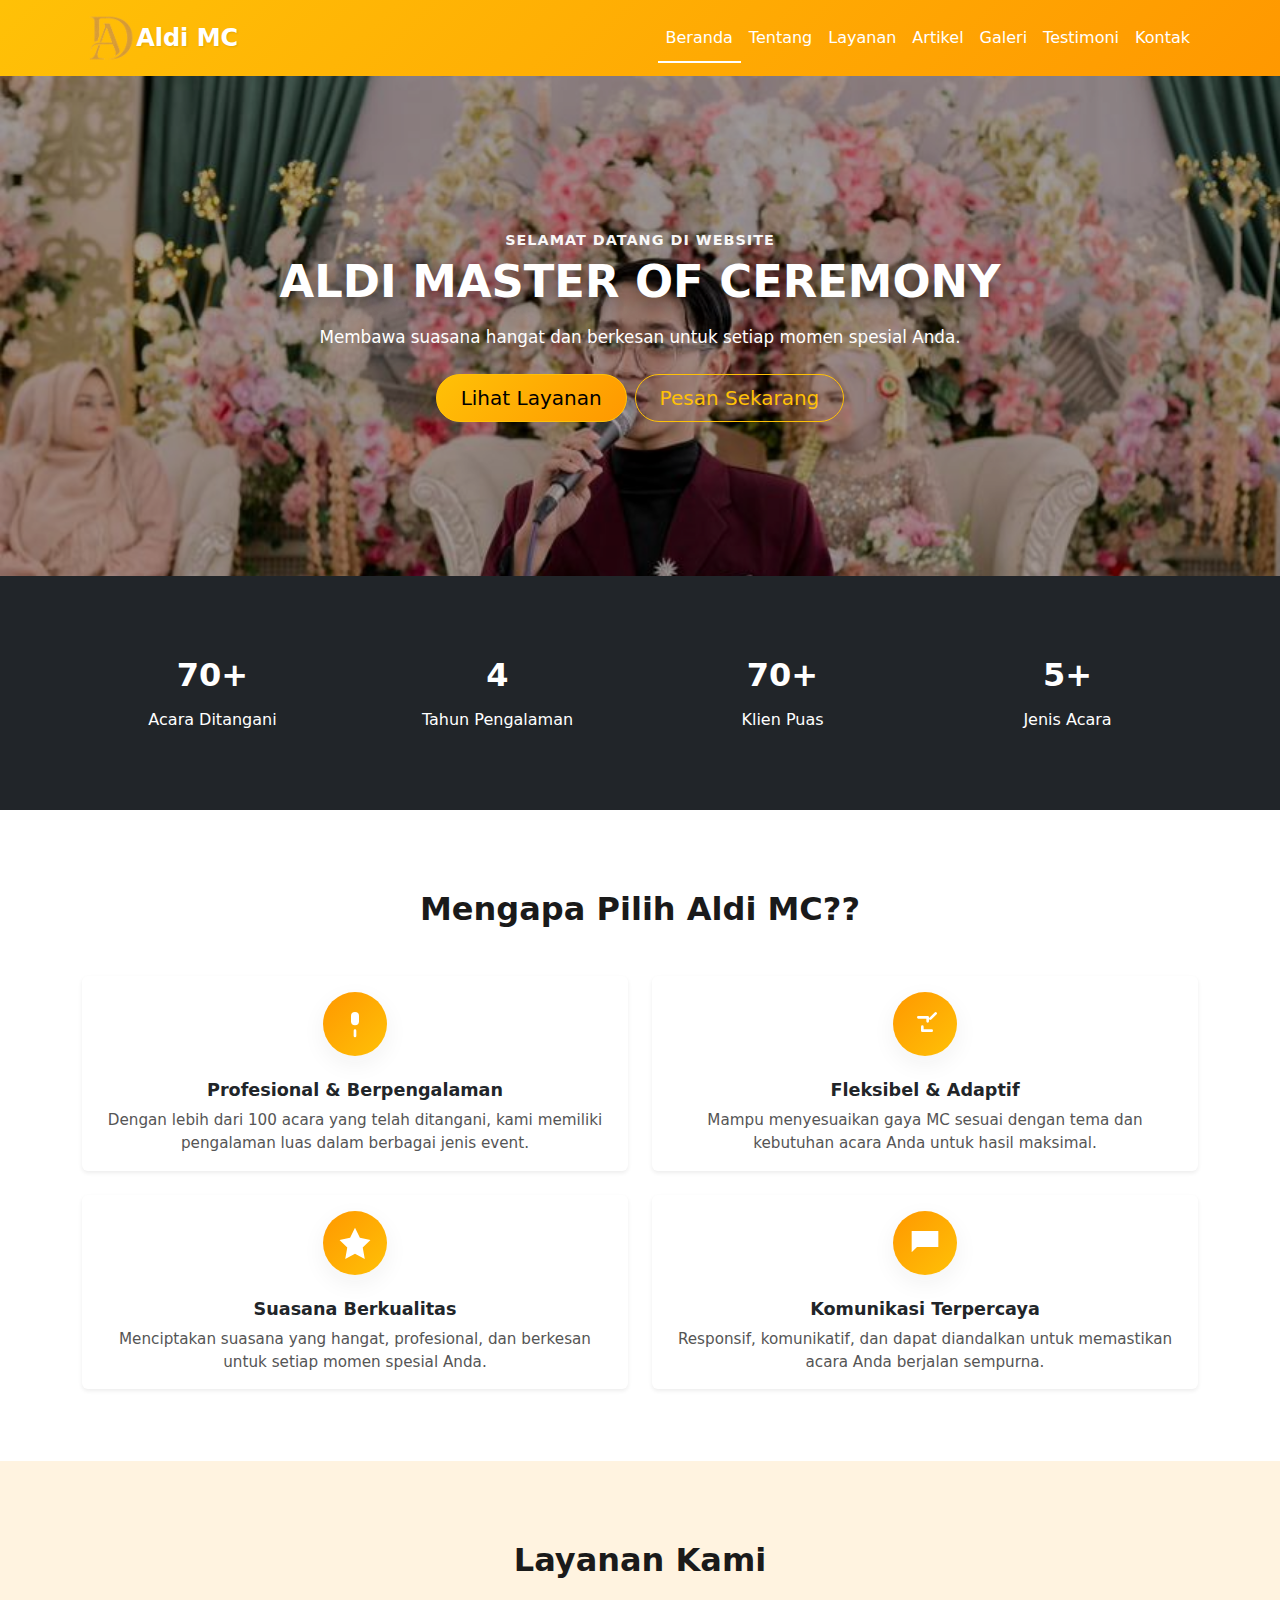
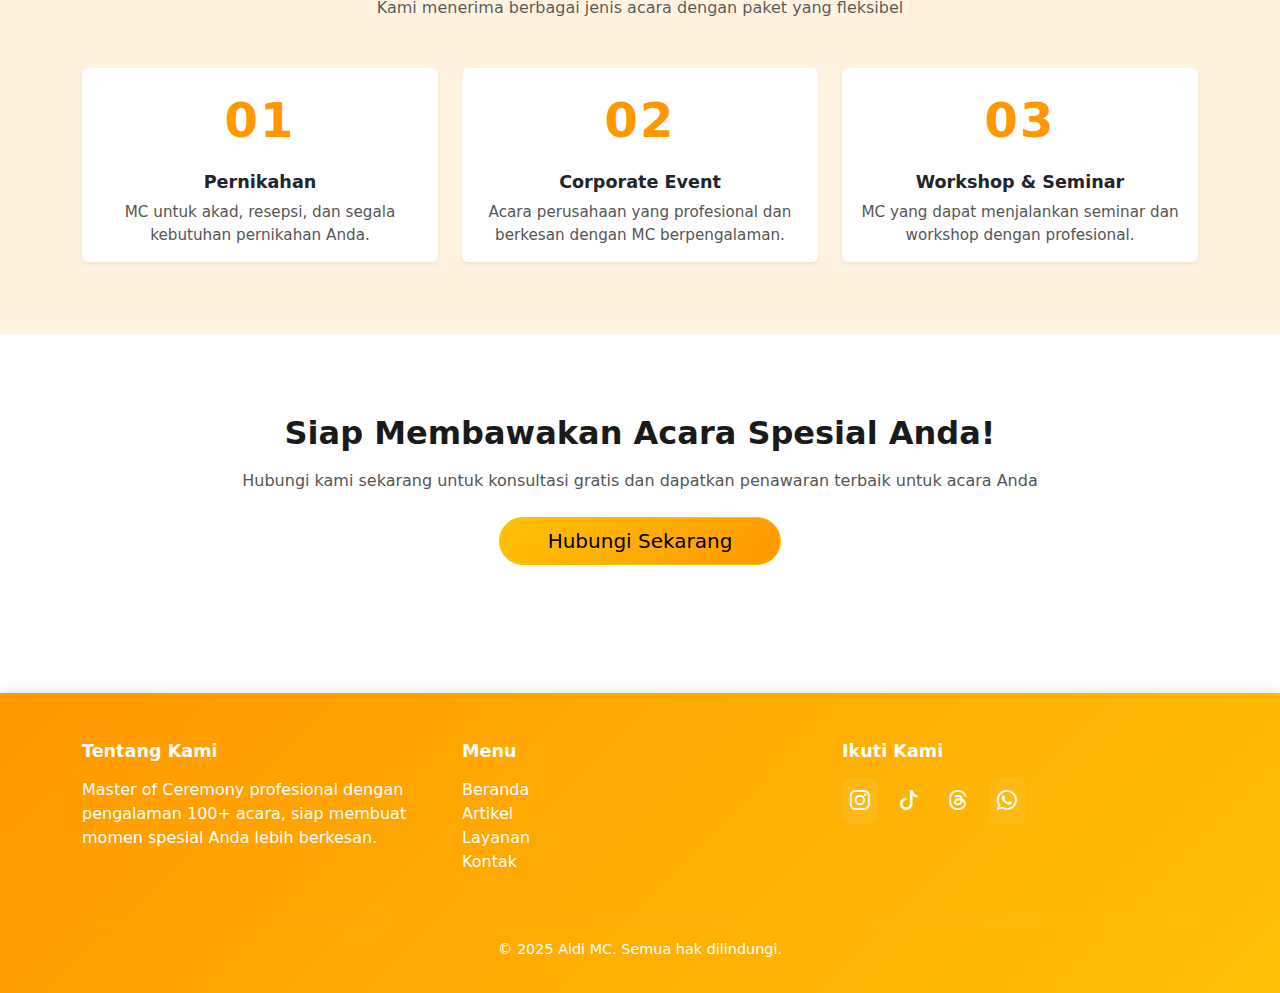
<file: index.html>
<!DOCTYPE html>
<html lang="id">
<head>
    <meta charset="UTF-8"/>
    <meta name="viewport" content="width=device-width, initial-scale=1.0"/>
    <title> ALDI MC</title>
    <link rel="stylesheet" href="style.css"/>
    <link href="https://cdn.jsdelivr.net/npm/bootstrap@5.3.0/dist/css/bootstrap.min.css" rel="stylesheet">
    <link href="https://cdn.jsdelivr.net/npm/bootstrap-icons@1.11.3/font/bootstrap-icons.min.css" rel="stylesheet">
    <link href="https://cdnjs.cloudflare.com/ajax/libs/font-awesome/6.4.0/css/all.min.css" rel="stylesheet">
</head>
<body>
    <header>
        <nav class="navbar navbar-expand-lg navbar-dark navbar-gradient nav-utama">
            <div class="container wadah">
                <a class="navbar-brand logo d-flex align-items-center" href="index.html">
                    <img src="images/logoaldimc.png" alt="Aldi MC Logo" style="height: 50px; width: auto; margin-right: 10px;">
                    Aldi MC
                </a>
                <button class="navbar-toggler" type="button" data-bs-toggle="collapse" data-bs-target="#navbarNav">
                    <span class="navbar-toggler-icon"></span>
                </button>
                <div class="collapse navbar-collapse" id="navbarNav">
                    <ul class="navbar-nav ms-auto">
                        <li class="nav-item"><a class="nav-link active" href="index.html">Beranda</a></li>
                        <li class="nav-item"><a class="nav-link" href="tentang.html">Tentang</a></li>
                        <li class="nav-item"><a class="nav-link" href="layanan.html">Layanan</a></li>
                        <li class="nav-item"><a class="nav-link" href="artikel.html">Artikel</a></li>
                        <li class="nav-item"><a class="nav-link" href="galeri.html">Galeri</a></li>
                        <li class="nav-item"><a class="nav-link" href="testimoni.html">Testimoni</a></li>
                        <li class="nav-item"><a class="nav-link" href="kontak.html">Kontak</a></li>
                    </ul>
                </div>
            </div>
        </nav>
    </header>
    <main>
        <section class="parallax" style="background-image: url('images/resepsi1.jpeg');" role="img" aria-label="Foto Aldi MC di acara resepsi">
            <div class="hero-overlay"></div>
            <div class="hero-content isi-hero text-center p-4 position-relative">
                <span class="hero-intro text-uppercase text-white fw-semibold">SELAMAT DATANG DI WEBSITE</span>
                <h1 class="hero-title mb-3 fw-bold">ALDI MASTER OF CEREMONY</h1>
                <p class="hero-subtitle mb-4 text-white">Membawa suasana hangat dan berkesan untuk setiap momen spesial Anda.</p>
                <div class="d-flex justify-content-center flex-wrap gap-2">
                    <a href="layanan.html" class="btn btn-warning btn-lg rounded-pill px-4">Lihat Layanan</a>
                    <a href="kontak.html" class="btn btn-outline-warning btn-lg rounded-pill px-4">Pesan Sekarang</a>
                </div>
            </div>
        </section>

        <div class="bg-dark py-5">
            <div class="container wadah-statistik">
                <div class="row counter-box text-center baris-statistik">
                    <div class="col-lg-3 col-6 mb-4 kolom-desktop-3 kolom-mobile-6 kolom-statistik">
                        <h2 class="text-white"><span class="counter" data-target="100">0</span>+</h2>
                        <h6 class="text-white">Acara Ditangani</h6>
                    </div>
                    <div class="col-lg-3 col-6 mb-4 kolom-desktop-3 colom-mobile-6 kolom-statistik">
                        <h2 class="text-white"><span class="counter" data-target="4">0</span></h2>
                        <h6 class="text-white">Tahun Pengalaman</h6>
                    </div>
                    <div class="col-lg-3 col-6 mb-4 kolom-desktop-3 kolom-mobile-6 kolom-statistik">
                        <h2 class="text-white"><span class="counter" data-target="100">0</span>+</h2>
                        <h6 class="text-white">Klien Puas</h6>
                    </div>
                    <div class="col-lg-3 col-6 mb-4 kolom-desktop-3 kolom-mobile-6 kolom-statistik">
                        <h2 class="text-white"><span class="counter" data-target="5">0</span>+</h2>
                        <h6 class="text-white">Jenis Acara</h6>
                    </div>
                </div>
            </div>
        </div>

        <!-- About Section -->
        <section class="py-5">
            <div class="container wadah-mengapa">
                <h2>Mengapa Pilih Aldi MC??</h2>
                <div class="row mt-5 baris-mengapa">
                    <div class="col-md-6 mb-4 kolom-mengapa kolom-tablet-6">
                        <div class="card h-100 border-0 shadow-sm">
                            <div class="card-body">
                                <div class="feature-badge" aria-hidden="true">
                                    <svg viewBox="0 0 24 24" fill="none" xmlns="http://www.w3.org/2000/svg" aria-hidden="true">
                                        <rect x="9" y="3" width="6" height="10" rx="3" fill="currentColor" />
                                        <path d="M12 17v4" stroke="currentColor" stroke-width="2" stroke-linecap="round" stroke-linejoin="round" />
                                    </svg>
                                </div>
                                <h5 class="card-title">Profesional & Berpengalaman</h5>
                                <p class="card-text">Dengan lebih dari 100 acara yang telah ditangani, kami memiliki pengalaman luas dalam berbagai jenis event.</p>
                            </div>
                        </div>
                    </div>
                    <div class="col-md-6 mb-4 kolom-mengapa kolom-tablet-6">
                        <div class="card h-100 border-0 shadow-sm">
                            <div class="card-body">
                                <div class="feature-badge" aria-hidden="true">
                                    <svg viewBox="0 0 24 24" fill="none" xmlns="http://www.w3.org/2000/svg" aria-hidden="true">
                                        <path d="M7 7h7v3" stroke="currentColor" stroke-width="2" stroke-linecap="round" stroke-linejoin="round" />
                                        <path d="M17 17H10v-3" stroke="currentColor" stroke-width="2" stroke-linecap="round" stroke-linejoin="round" />
                                        <path d="M20 4l-4 4" stroke="currentColor" stroke-width="2" stroke-linecap="round" stroke-linejoin="round" />
                                    </svg>
                                </div>
                                <h5 class="card-title">Fleksibel & Adaptif</h5>
                                <p class="card-text">Mampu menyesuaikan gaya MC sesuai dengan tema dan kebutuhan acara Anda untuk hasil maksimal.</p>
                            </div>
                        </div>
                    </div>
                    <div class="col-md-6 mb-4 kolom-mengapa kolom-tablet-6">
                        <div class="card h-100 border-0 shadow-sm">
                            <div class="card-body">
                                <div class="feature-badge" aria-hidden="true">
                                    <svg viewBox="0 0 24 24" xmlns="http://www.w3.org/2000/svg" aria-hidden="true">
                                        <path d="M12 .587l3.668 7.431L23.6 9.748l-5.8 5.656L19.335 24 12 20.091 4.665 24l1.535-8.596L.4 9.748l7.932-1.73L12 .587z" fill="currentColor" />
                                    </svg>
                                </div>
                                <h5 class="card-title">Suasana Berkualitas</h5>
                                <p class="card-text">Menciptakan suasana yang hangat, profesional, dan berkesan untuk setiap momen spesial Anda.</p>
                            </div>
                        </div>
                    </div>
                    <div class="col-md-6 mb-4 kolom-mengapa kolom-tablet-6">
                        <div class="card h-100 border-0 shadow-sm">
                            <div class="card-body">
                                <div class="feature-badge" aria-hidden="true">
                                    <svg viewBox="0 0 24 24" xmlns="http://www.w3.org/2000/svg" aria-hidden="true">
                                        <path d="M2 3h20v12H6l-4 4V3z" fill="currentColor" />
                                    </svg>
                                </div>
                                <h5 class="card-title">Komunikasi Terpercaya</h5>
                                <p class="card-text">Responsif, komunikatif, dan dapat diandalkan untuk memastikan acara Anda berjalan sempurna.</p>
                            </div>
                        </div>
                    </div>
                </div>
            </div>
        </section>

        <!-- Services Section -->
        <section class="py-5" style="background-color: #fff3e0;">
            <div class="container wadah-layanan">
                <h2>Layanan Kami</h2>
                <p class="text-center text-muted mb-5">Kami menerima berbagai jenis acara dengan paket yang fleksibel</p>
                <div class="row baris-layanan">
                    <div class="col-md-4 mb-4 kolom-layanan kolom-tablet-4">
                        <div class="card h-100 border-0 shadow-sm text-center">
                            <div class="card-body">
                                <div class="service-number">01</div>
                                <h5 class="card-title">Pernikahan</h5>
                                <p class="card-text">MC untuk akad, resepsi, dan segala kebutuhan pernikahan Anda.</p>
                            </div>
                        </div>
                    </div>
                    <div class="col-md-4 mb-4 kolom-layanan kolom-tablet-4">
                        <div class="card h-100 border-0 shadow-sm text-center">
                            <div class="card-body">
                                <div class="service-number">02</div>
                                <h5 class="card-title">Corporate Event</h5>
                                <p class="card-text">Acara perusahaan yang profesional dan berkesan dengan MC berpengalaman.</p>
                            </div>
                        </div>
                    </div>
                    <div class="col-md-4 mb-4 kolom-layanan kolom-tablet-4">
                        <div class="card h-100 border-0 shadow-sm text-center">
                            <div class="card-body">
                                <div class="service-number">03</div>
                                <h5 class="card-title">Workshop & Seminar</h5>
                                <p class="card-text">MC yang dapat menjalankan seminar dan workshop dengan profesional.</p>
                            </div>
                        </div>
                    </div>
                </div>
            </div>
        </section>

        <!-- CTA Section -->
        <section class="py-5 text-center">
            <div class="container wadah-cta">
                <h2>Siap Membawakan Acara Spesial Anda!</h2>
                <p class="mb-4">Hubungi kami sekarang untuk konsultasi gratis dan dapatkan penawaran terbaik untuk acara Anda</p>
                <a href="kontak.html" class="btn btn-warning btn-lg rounded-pill px-5">Hubungi Sekarang</a>
            </div>
        </section>
    </main>

    <footer class="mt-5">
        <div class="container">
            <div class="row">
                <div class="col-md-4 mb-3">
                    <h5>Tentang Kami</h5>
                    <p>Master of Ceremony profesional dengan pengalaman 100+ acara, siap membuat momen spesial Anda lebih berkesan.</p>
                </div>
                <div class="col-md-4 mb-3">
                    <h5>Menu</h5>
                    <ul class="list-unstyled">
                        <li><a href="index.html" class="text-decoration-none">Beranda</a></li>
                        <li><a href="artikel.html" class="text-decoration-none">Artikel</a></li>
                        <li><a href="layanan.html" class="text-decoration-none">Layanan</a></li>
                        <li><a href="kontak.html" class="text-decoration-none">Kontak</a></li>
                    </ul>
                </div>
                <div class="col-md-4 mb-3">
                    <h5>Ikuti Kami</h5>
                        <ul class="list-inline social-icons">
                        <li class="list-inline-item"><a href="https://www.instagram.com/aldiii.mc" target="_blank" rel="noopener noreferrer" aria-label="Instagram Aldi MC"><i class="bi bi-instagram"></i></a></li>
                        <li class="list-inline-item"><a href="https://www.tiktok.com/@aldiieaja?_r=1&_t=ZS-92LVKngoOY5" target="_blank" rel="noopener noreferrer" aria-label="Tiktok Aldi MC"><i class="bi bi-tiktok"></i></a></li>
                        <li class="list-inline-item"><a href="https://www.threads.com/@aldiii.mc?igshid=NTc4MTIwNjQ2YQ==" target="_blank" rel="noopener noreferrer" aria-label="Thread Aldi MC"><i class="bi bi-threads"></i></a></li>
                        <li class="list-inline-item"><a href="https://wa.me/081933782537" target="_blank" rel="noopener noreferrer" aria-label="WhatsApp Aldi MC"><i class="bi bi-whatsapp"></i></a></li>
                    </ul>
                </div>
            </div>
            <hr>
            <div class="text-center">
                <p>&copy; 2025 Aldi MC. Semua hak dilindungi.</p>
            </div>
        </div>
    </footer>
    <script src="https://cdn.jsdelivr.net/npm/bootstrap@5.3.0/dist/js/bootstrap.bundle.min.js"></script>
    <script src="script.js"></script>
</body>
</html>
</file>
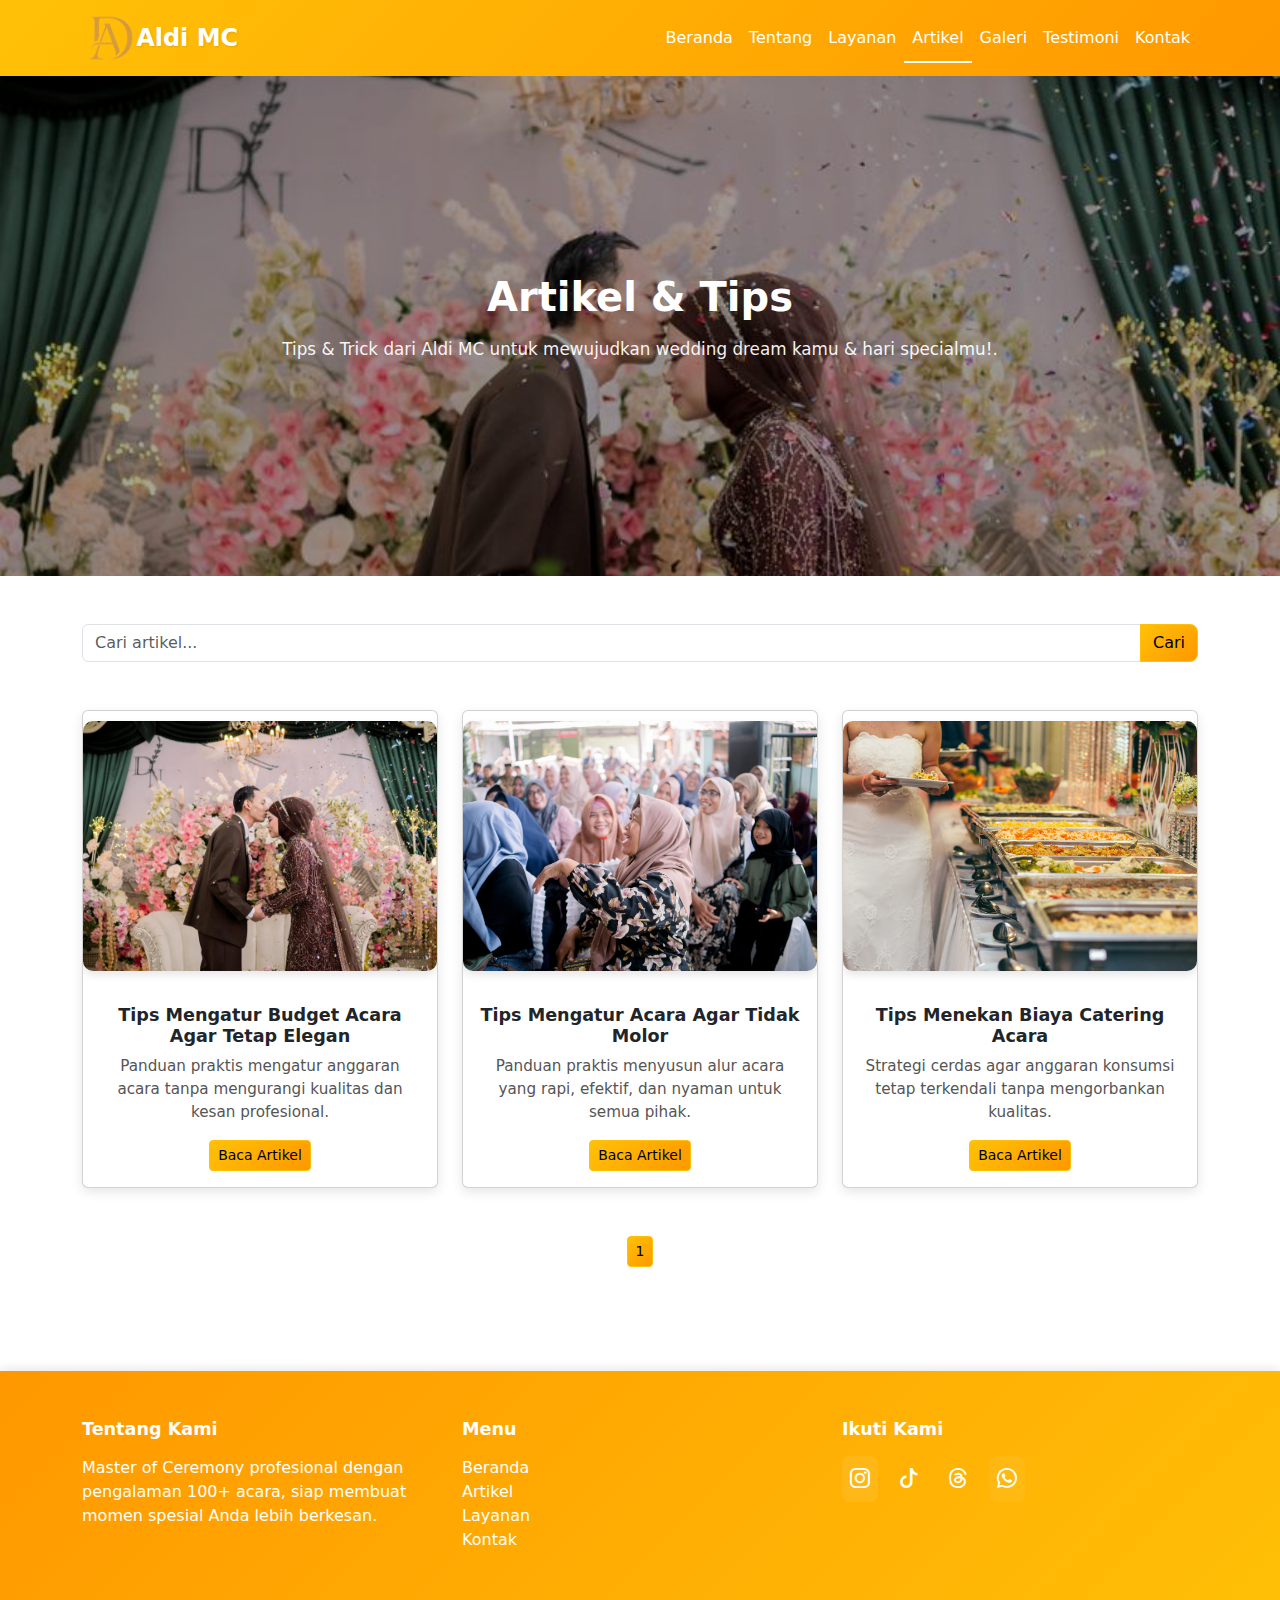
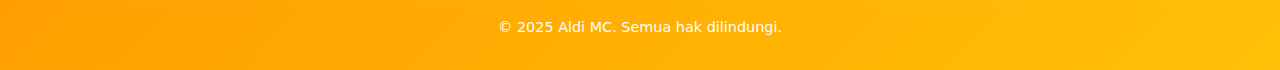
<file: artikel.html>
<!DOCTYPE html>
<html lang="id">
<head>
  <meta charset="UTF-8"/>
  <meta name="viewport" content="width=device-width, initial-scale=1.0"/>
  <title>Artikel & Tips | Aldi MC</title>
  <link rel="stylesheet" href="style.css"/>
  <link href="https://cdn.jsdelivr.net/npm/bootstrap@5.3.0/dist/css/bootstrap.min.css" rel="stylesheet">
  <link href="https://cdn.jsdelivr.net/npm/bootstrap-icons@1.11.3/font/bootstrap-icons.min.css" rel="stylesheet">
</head>

<body>
<header>
        <nav class="navbar navbar-expand-lg navbar-dark navbar-gradient nav-utama">
            <div class="container wadah">
                <a class="navbar-brand logo d-flex align-items-center" href="index.html">
                    <img src="images/logoaldimc.png" alt="Aldi MC Logo" style="height: 50px; width: auto; margin-right: 10px;">
                    Aldi MC
                </a>
                <button class="navbar-toggler" type="button" data-bs-toggle="collapse" data-bs-target="#navbarNav">
                    <span class="navbar-toggler-icon"></span>
                </button>
                <div class="collapse navbar-collapse" id="navbarNav">
                    <ul class="navbar-nav ms-auto">
                        <li class="nav-item"><a class="nav-link" href="index.html">Beranda</a></li>
                        <li class="nav-item"><a class="nav-link" href="tentang.html">Tentang</a></li>
                        <li class="nav-item"><a class="nav-link" href="layanan.html">Layanan</a></li>
                        <li class="nav-item"><a class="nav-link active" href="artikel.html">Artikel</a></li>
                        <li class="nav-item"><a class="nav-link" href="galeri.html">Galeri</a></li>
                        <li class="nav-item"><a class="nav-link" href="testimoni.html">Testimoni</a></li>
                        <li class="nav-item"><a class="nav-link" href="kontak.html">Kontak</a></li>
                    </ul>
                </div>
            </div>
        </nav>
    </header>

<main>

  <!-- HERO -->
  <section class="parallax" style="background-image:url('images/resepsi2.jpeg')">
    <div class="hero-overlay"></div>
    <div class="hero-content text-center">
      <h1>Artikel & Tips</h1>
      <p class="hero-subtitle">
        Tips & Trick dari Aldi MC untuk mewujudkan wedding dream kamu & hari specialmu!.
      </p>
    </div>
  </section>

  <!-- SEARCH -->
  <section class="container my-5">
    <div class="input-group">
      <input type="text" id="searchInput" class="form-control"
             placeholder="Cari artikel...">
      <button class="btn btn-warning" onclick="searchArtikel()">
        Cari
      </button>
    </div>
  </section>

  <!-- LIST ARTIKEL -->
  <section class="container">
    <div class="row" id="artikelContainer">
      <!-- DIISI VIA JS -->
    </div>
  </section>

  <!-- PAGINATION -->
  <section class="container my-4 text-center">
    <div id="pagination"></div>
  </section>

</main>

    <footer class="mt-5">
        <div class="container">
            <div class="row">
                <div class="col-md-4 mb-3">
                    <h5>Tentang Kami</h5>
                    <p>Master of Ceremony profesional dengan pengalaman 100+ acara, siap membuat momen spesial Anda lebih berkesan.</p>
                </div>
                <div class="col-md-4 mb-3">
                    <h5>Menu</h5>
                    <ul class="list-unstyled">
                        <li><a href="index.html" class="text-decoration-none">Beranda</a></li>
                        <li><a href="artikel.html" class="text-decoration-none">Artikel</a></li>
                        <li><a href="layanan.html" class="text-decoration-none">Layanan</a></li>
                        <li><a href="kontak.html" class="text-decoration-none">Kontak</a></li>
                    </ul>
                </div>
                <div class="col-md-4 mb-3">
                    <h5>Ikuti Kami</h5>
                        <ul class="list-inline social-icons">
                        <li class="list-inline-item"><a href="https://www.instagram.com/aldiii.mc" target="_blank" rel="noopener noreferrer" aria-label="Instagram Aldi MC"><i class="bi bi-instagram"></i></a></li>
                        <li class="list-inline-item"><a href="https://www.tiktok.com/@aldiieaja?_r=1&_t=ZS-92LVKngoOY5" target="_blank" rel="noopener noreferrer" aria-label="Tiktok Aldi MC"><i class="bi bi-tiktok"></i></a></li>
                        <li class="list-inline-item"><a href="https://www.threads.com/@aldiii.mc?igshid=NTc4MTIwNjQ2YQ==" target="_blank" rel="noopener noreferrer" aria-label="Thread Aldi MC"><i class="bi bi-threads"></i></a></li>
                        <li class="list-inline-item"><a href="https://wa.me/081933782537" target="_blank" rel="noopener noreferrer" aria-label="WhatsApp Aldi MC"><i class="bi bi-whatsapp"></i></a></li>
                    </ul>
                </div>
            </div>
            <hr>
            <div class="text-center">
                <p>&copy; 2025 Aldi MC. Semua hak dilindungi.</p>
            </div>
        </div>
    </footer>

<script src="https://cdn.jsdelivr.net/npm/bootstrap@5.3.0/dist/js/bootstrap.bundle.min.js"></script>
<script>
    const artikelData = [
  {
    judul: "Tips Mengatur Budget Acara Agar Tetap Elegan",
    ringkas: "Panduan praktis mengatur anggaran acara tanpa mengurangi kualitas dan kesan profesional.",
    gambar: "images/resepsi2.jpeg",
    link: "/artikel/tips-budget-acara.html"
  },
  {
    judul: "Tips Mengatur Acara Agar Tidak Molor",
    ringkas: "Panduan praktis menyusun alur acara yang rapi, efektif, dan nyaman untuk semua pihak.",
    gambar: "images/lamaran3.jpeg",
    link: "/artikel/tips-mengatur-rundown.html"
  },
  {
    judul: "Tips Menekan Biaya Catering Acara",
    ringkas: "Strategi cerdas agar anggaran konsumsi tetap terkendali tanpa mengorbankan kualitas.",
    gambar: "images/catering.jpg",
    link: "/artikel/tips-menekan-biaya-catering.html"
  }
];

const perPage = 6;
let currentPage = 1;
let filteredData = artikelData;

function renderArtikel() {
  const container = document.getElementById("artikelContainer");
  container.innerHTML = "";

  const start = (currentPage - 1) * perPage;
  const end = start + perPage;
  const pageData = filteredData.slice(start, end);

  pageData.forEach(a => {
    container.innerHTML += `
      <div class="col-md-4 mb-4">
        <div class="card h-100">
          <img src="${a.gambar}" alt="${a.judul}">
          <div class="card-body">
            <h5 class="card-title">${a.judul}</h5>
            <p class="card-text">${a.ringkas}</p>
            <a href="${a.link}" class="btn btn-warning btn-sm">
              Baca Artikel
            </a>
          </div>
        </div>
      </div>
    `;
  });

  renderPagination();
}

function renderPagination() {
  const totalPage = Math.ceil(filteredData.length / perPage);
  const pag = document.getElementById("pagination");
  pag.innerHTML = "";

  for (let i = 1; i <= totalPage; i++) {
    pag.innerHTML += `
      <button class="btn btn-sm ${i === currentPage ? 'btn-warning' : 'btn-outline-warning'} mx-1"
        onclick="gotoPage(${i})">
        ${i}
      </button>
    `;
  }
}

function gotoPage(page) {
  currentPage = page;
  renderArtikel();
}

function searchArtikel() {
  const keyword = document.getElementById("searchInput").value.toLowerCase();
  filteredData = artikelData.filter(a =>
    a.judul.toLowerCase().includes(keyword)
  );
  currentPage = 1;
  renderArtikel();
}

renderArtikel();
</script>
</body>
</html>
</file>
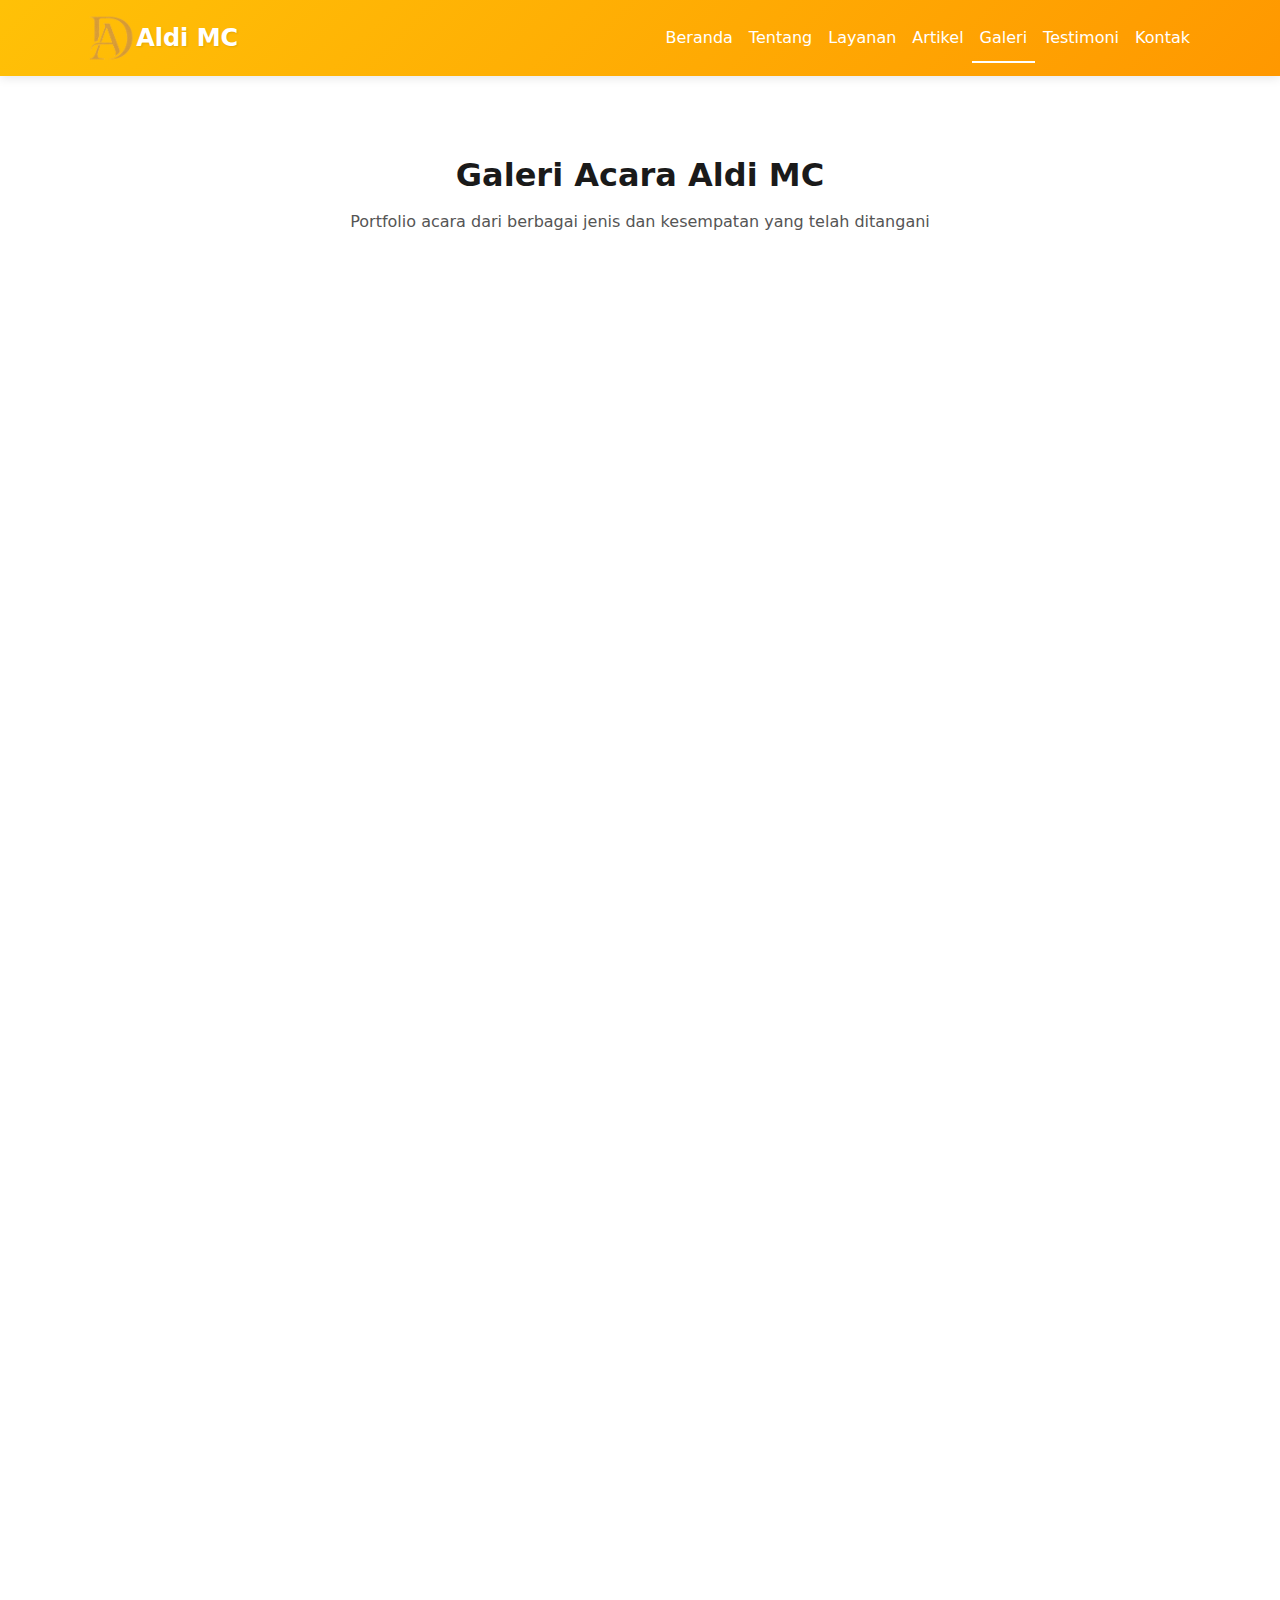
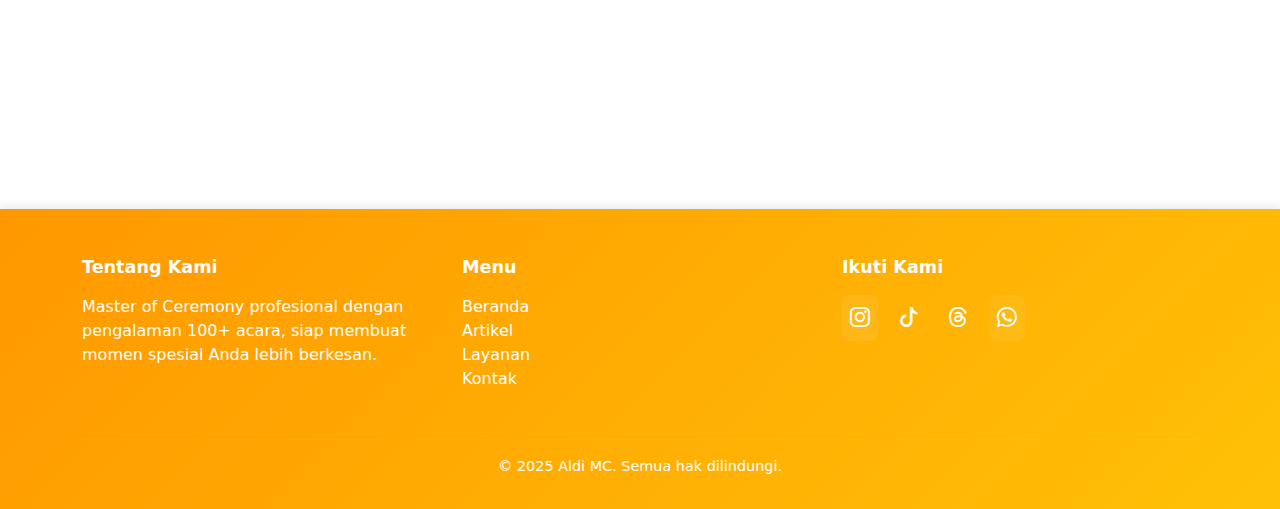
<file: galeri.html>
<!DOCTYPE html>
<html lang="id">
<head>
    <meta charset="UTF-8"/>
    <meta name="viewport" content="width=device-width, initial-scale=1.0"/>
    <title>Galeri - Aldi MC</title>
    <link rel="stylesheet" href="style.css"/>
    <link href="https://cdn.jsdelivr.net/npm/bootstrap@5.3.0/dist/css/bootstrap.min.css" rel="stylesheet">
    <link href="https://cdnjs.cloudflare.com/ajax/libs/font-awesome/6.4.0/css/all.min.css" rel="stylesheet">
    <link rel="stylesheet" href="https://cdn.jsdelivr.net/npm/bootstrap-icons@1.11.3/font/bootstrap-icons.min.css">
</head>
<body>
    <header>
        <nav class="navbar navbar-expand-lg navbar-dark navbar-gradient">
            <div class="container">
                <a class="navbar-brand logo d-flex align-items-center" href="index.html">
                    <img src="images/logoaldimc.png" alt="Aldi MC Logo" style="height: 50px; width: auto; margin-right: 10px;">
                    Aldi MC
                </a>
                <button class="navbar-toggler" type="button" data-bs-toggle="collapse" data-bs-target="#navbarNav">
                    <span class="navbar-toggler-icon"></span>
                </button>
                <div class="collapse navbar-collapse" id="navbarNav">
                    <ul class="navbar-nav ms-auto">
                        <li class="nav-item"><a class="nav-link" href="index.html">Beranda</a></li>
                        <li class="nav-item"><a class="nav-link" href="tentang.html">Tentang</a></li>
                        <li class="nav-item"><a class="nav-link" href="layanan.html">Layanan</a></li>
                        <li class="nav-item"><a class="nav-link" href="artikel.html">Artikel</a></li>
                        <li class="nav-item"><a class="nav-link active" href="galeri.html">Galeri</a></li>
                        <li class="nav-item"><a class="nav-link" href="testimoni.html">Testimoni</a></li>
                        <li class="nav-item"><a class="nav-link" href="kontak.html">Kontak</a></li>
                    </ul>
                </div>
            </div>
        </nav>
    </header>

    <main>
        <div class="container py-5">
            <h2>Galeri Acara Aldi MC</h2>
            <p class="text-center mb-5">Portfolio acara dari berbagai jenis dan kesempatan yang telah ditangani</p>

            <div class="gallery-grid">
                <div class="gallery-item" tabindex="0" aria-expanded="false">
                    <div class="gallery-thumb">
                        <img src="images/akad1.jpeg" alt="Akad Nikah">
                        <div class="gallery-caption">Akad Nikah</div>
                    </div>
                </div>
                <div class="gallery-item" tabindex="0" aria-expanded="false">
                    <div class="gallery-thumb">
                        <img src="images/bps1.jpeg" alt="Senam Bersama BPS">
                        <div class="gallery-caption">Senam Bersama BPS Kota Pekalongan</div>
                    </div>
                </div>
                <div class="gallery-item" tabindex="0" aria-expanded="false">
                    <div class="gallery-thumb">
                        <img src="images/bps2.jpeg" alt="Senam Bersama BPS">
                        <div class="gallery-caption">Senam Bersama BPS Kota Pekalongan</div>
                    </div>
                </div>
                <div class="gallery-item" tabindex="0" aria-expanded="false">
                    <div class="gallery-thumb">
                        <img src="images/bps3.jpeg" alt="Senam Bersama BPS">
                        <div class="gallery-caption">Senam Bersama BPS Kota Pekalongan</div>
                    </div>
                </div>
                <div class="gallery-item" tabindex="0" aria-expanded="false">
                    <div class="gallery-thumb">
                        <img src="images/bps4.jpeg" alt="Senam Bersama BPS">
                        <div class="gallery-caption">Senam Bersama BPS Kota Pekalongan</div>
                    </div>
                </div>
                <div class="gallery-item" tabindex="0" aria-expanded="false">
                    <div class="gallery-thumb">
                        <img src="images/gambarmc2.jpg" alt="MC Grand Opening Store Torch Pekalongan">
                        <div class="gallery-caption">Grand Opening Store Torch Pekalongan</div>
                    </div>
                </div>
                <div class="gallery-item" tabindex="0" aria-expanded="false">
                    <div class="gallery-thumb">
                        <img src="images/lamaran1.jpeg" alt="Lamaran">
                        <div class="gallery-caption">Lamaran</div>
                    </div>
                </div>
                <div class="gallery-item" tabindex="0" aria-expanded="false">
                    <div class="gallery-thumb">
                        <img src="images/lamaran2.jpeg" alt="Lamaran">
                        <div class="gallery-caption">Lamaran</div>
                    </div>
                </div>
                <div class="gallery-item" tabindex="0" aria-expanded="false">
                    <div class="gallery-thumb">
                        <img src="images/lamaran3.jpeg" alt="Lamaran">
                        <div class="gallery-caption">Lamaran</div>
                    </div>
                </div>
                <div class="gallery-item" tabindex="0" aria-expanded="false">
                    <div class="gallery-thumb">
                        <img src="images/mcakad1.jpg" alt="Akad Nikah">
                        <div class="gallery-caption">Akad Nikah</div>
                    </div>
                </div>
                <div class="gallery-item" tabindex="0" aria-expanded="false">
                    <div class="gallery-thumb">
                        <img src="images/mcakad2.jpg" alt="Akad Nikah">
                        <div class="gallery-caption">Akad Nikah</div>
                    </div>
                </div>
                <div class="gallery-item" tabindex="0" aria-expanded="false">
                    <div class="gallery-thumb">
                        <img src="images/mclamaran.jpg" alt="Lamaran">
                        <div class="gallery-caption">Lamaran</div>
                    </div>
                </div>
                <div class="gallery-item" tabindex="0" aria-expanded="false">
                    <div class="gallery-thumb">
                        <img src="images/mcresepsi2.jpg" alt="Resepsi Pernikahan">
                        <div class="gallery-caption">Resepsi Pernikahan</div>
                    </div>
                </div>
                <div class="gallery-item" tabindex="0" aria-expanded="false">
                    <div class="gallery-thumb">
                        <img src="images/resepsi1.jpeg" alt="Resepsi Pernikahan">
                        <div class="gallery-caption">Resepsi Pernikahan</div>
                    </div>
                </div>
                <div class="gallery-item" tabindex="0" aria-expanded="false">
                    <div class="gallery-thumb">
                        <img src="images/resepsi2.jpeg" alt="Resepsi Pernikahan">
                        <div class="gallery-caption">Resepsi Pernikahan</div>
                    </div>
                </div>
                <div class="gallery-item" tabindex="0" aria-expanded="false">
                    <div class="gallery-thumb">
                        <img src="images/resespsi3.jpeg" alt="Resepsi Pernikahan">
                        <div class="gallery-caption">Resepsi Pernikahan</div>
                    </div>
                </div>
                <div class="gallery-item" tabindex="0" aria-expanded="false">
                    <div class="gallery-thumb">
                        <img src="images/seminar.jpeg" alt="Seminar Nasional">
                        <div class="gallery-caption">Moderator Seminar Nasional</div>
                    </div>
                </div>
            </div>
        </div>
    </main>

    <footer class="mt-5">
        <div class="container">
            <div class="row">
                <div class="col-md-4 mb-3">
                    <h5>Tentang Kami</h5>
                    <p>Master of Ceremony profesional dengan pengalaman 100+ acara, siap membuat momen spesial Anda lebih berkesan.</p>
                </div>
                <div class="col-md-4 mb-3">
                    <h5>Menu</h5>
                    <ul class="list-unstyled">
                        <li><a href="index.html" class="text-decoration-none">Beranda</a></li>
                        <li><a href="artikel.html" class="text-decoration-none">Artikel</a></li>
                        <li><a href="layanan.html" class="text-decoration-none">Layanan</a></li>
                        <li><a href="kontak.html" class="text-decoration-none">Kontak</a></li>
                    </ul>
                </div>
                <div class="col-md-4 mb-3">
                    <h5>Ikuti Kami</h5>
                        <ul class="list-inline social-icons">
                        <li class="list-inline-item"><a href="https://www.instagram.com/aldiii.mc" target="_blank" rel="noopener noreferrer" aria-label="Instagram Aldi MC"><i class="bi bi-instagram"></i></a></li>
                        <li class="list-inline-item"><a href="https://www.tiktok.com/@aldiieaja?_r=1&_t=ZS-92LVKngoOY5" target="_blank" rel="noopener noreferrer" aria-label="Tiktok Aldi MC"><i class="bi bi-tiktok"></i></a></li>
                        <li class="list-inline-item"><a href="https://www.threads.com/@aldiii.mc?igshid=NTc4MTIwNjQ2YQ==" target="_blank" rel="noopener noreferrer" aria-label="Thread Aldi MC"><i class="bi bi-threads"></i></a></li>
                        <li class="list-inline-item"><a href="https://wa.me/081933782537" target="_blank" rel="noopener noreferrer" aria-label="WhatsApp Aldi MC"><i class="bi bi-whatsapp"></i></a></li>
                    </ul>
                </div>
            </div>
            <hr>
            <div class="text-center">
                <p>&copy; 2025 Aldi MC. Semua hak dilindungi.</p>
            </div>
        </div>
    </footer>

    <script src="https://cdn.jsdelivr.net/npm/bootstrap@5.3.0/dist/js/bootstrap.bundle.min.js"></script>
    <script src="script.js"></script>
</body>
</html>
</file>
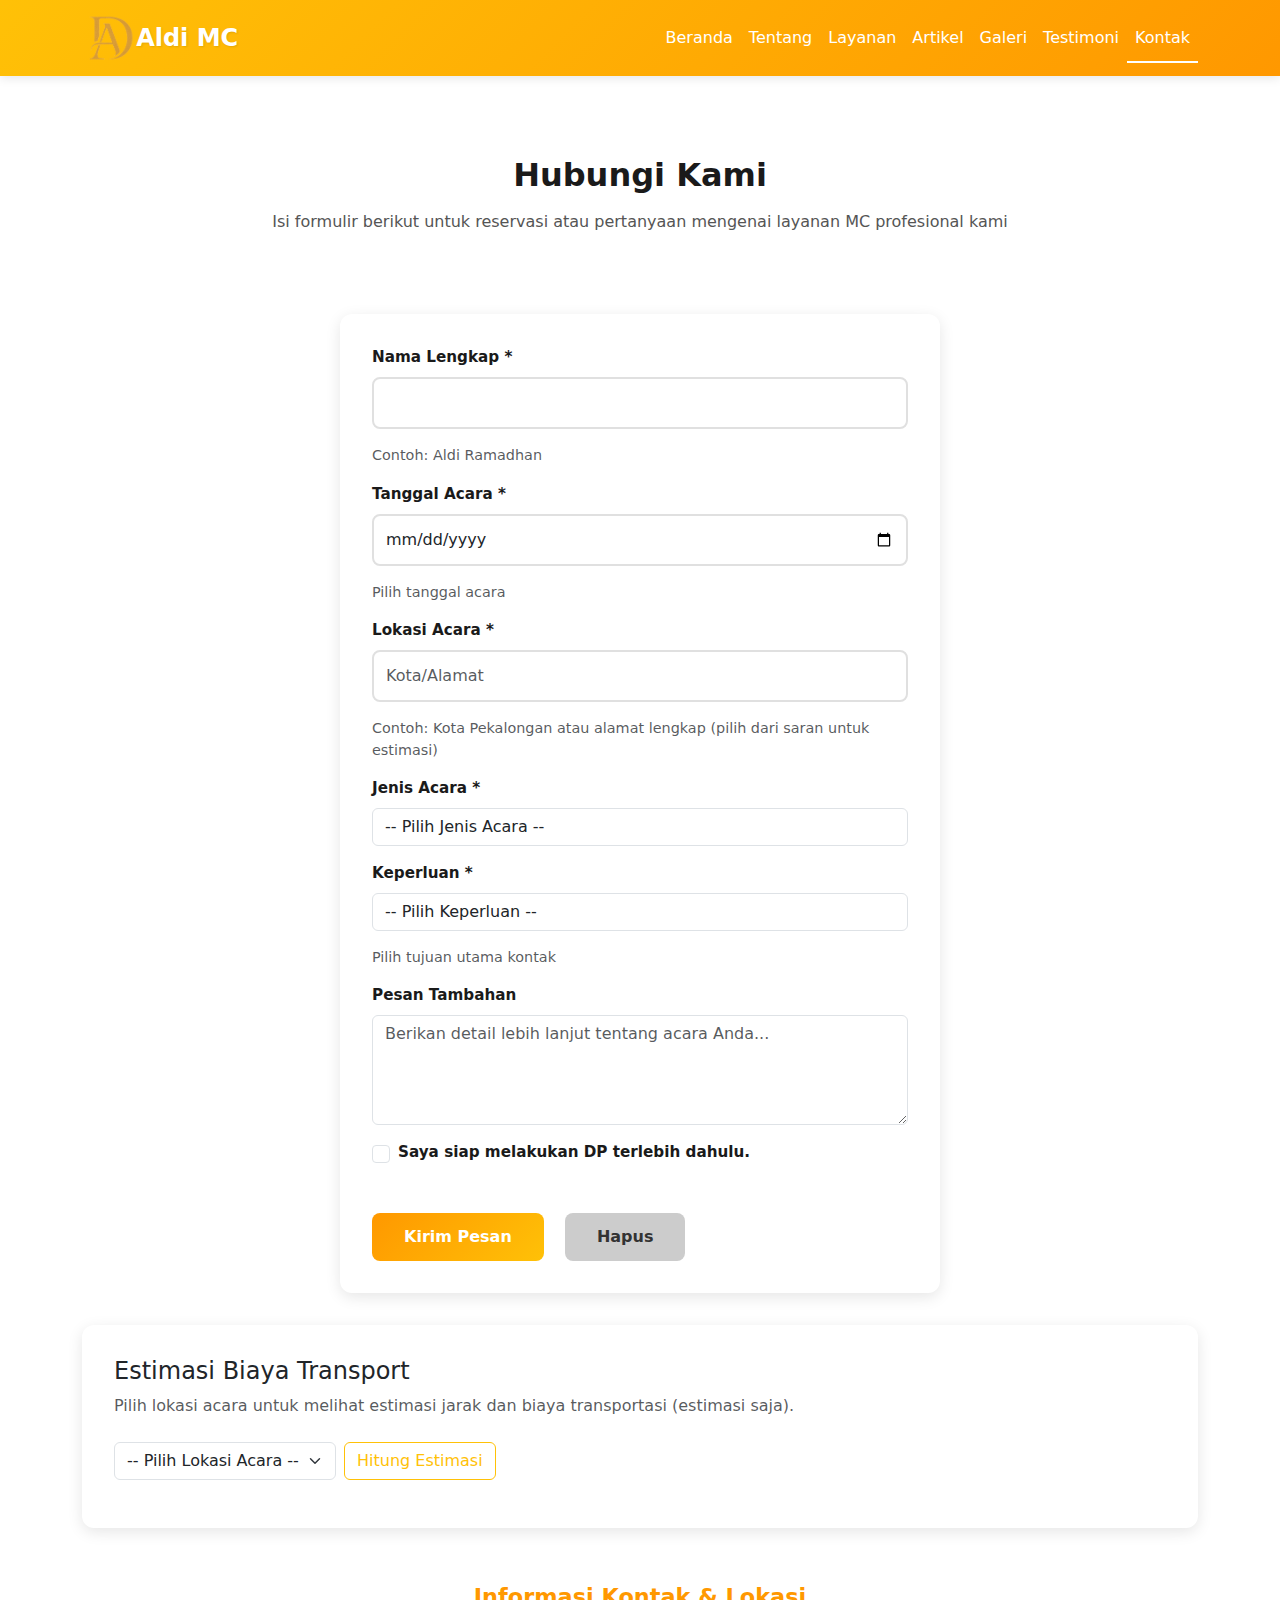
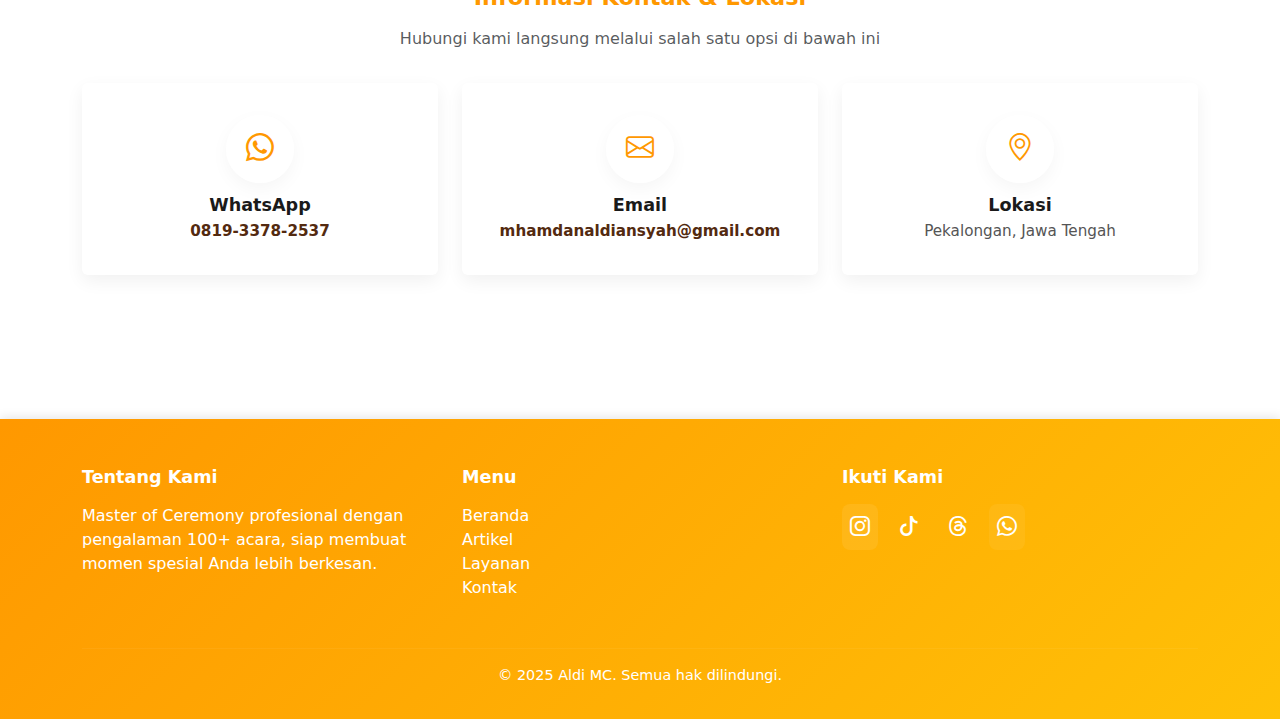
<file: kontak.html>
<!DOCTYPE html>
<html lang="id">
<head>
    <meta charset="UTF-8"/>
    <meta name="viewport" content="width=device-width, initial-scale=1.0"/>
    <title>Kontak - Aldi MC</title>
    <link rel="stylesheet" href="style.css"/>
    <link href="https://cdn.jsdelivr.net/npm/bootstrap@5.3.0/dist/css/bootstrap.min.css" rel="stylesheet">
    <link href="https://cdnjs.cloudflare.com/ajax/libs/font-awesome/6.4.0/css/all.min.css" rel="stylesheet">
    <link rel="stylesheet" href="https://cdn.jsdelivr.net/npm/bootstrap-icons@1.11.3/font/bootstrap-icons.min.css">
</head>
<body>
    <header>
        <nav class="navbar navbar-expand-lg navbar-dark navbar-gradient">
            <div class="container">
                <a class="navbar-brand logo d-flex align-items-center" href="index.html">
                    <img src="images/logoaldimc.png" alt="Aldi MC Logo" style="height: 50px; width: auto; margin-right: 10px;">
                    Aldi MC
                </a>
                <button class="navbar-toggler" type="button" data-bs-toggle="collapse" data-bs-target="#navbarNav">
                    <span class="navbar-toggler-icon"></span>
                </button>
                <div class="collapse navbar-collapse" id="navbarNav">
                    <ul class="navbar-nav ms-auto">
                        <li class="nav-item"><a class="nav-link" href="index.html">Beranda</a></li>
                        <li class="nav-item"><a class="nav-link" href="tentang.html">Tentang</a></li>
                        <li class="nav-item"><a class="nav-link" href="layanan.html">Layanan</a></li>
                        <li class="nav-item"><a class="nav-link" href="artikel.html">Artikel</a></li>
                        <li class="nav-item"><a class="nav-link" href="galeri.html">Galeri</a></li>
                        <li class="nav-item"><a class="nav-link" href="testimoni.html">Testimoni</a></li>
                        <li class="nav-item"><a class="nav-link active" href="kontak.html">Kontak</a></li>
                    </ul>
                </div>
            </div>
        </nav>
    </header>

    <main>
        <div class="container py-5">
            <h2>Hubungi Kami</h2>
            <p class="text-center mb-5">Isi formulir berikut untuk reservasi atau pertanyaan mengenai layanan MC profesional kami</p>

            <div class="row">
                <div class="col-12">
                    <form id="formKontak">
                        <div class="mb-3">
                            <label for="nama" class="form-label">Nama Lengkap *</label>
                            <input type="text" id="nama" name="nama" class="form-control" required>
                            <div class="form-hint text-muted" id="hint-nama">Contoh: Aldi Ramadhan</div>
                        </div>

                        <!-- Email dan Nomor WA dihapus atas permintaan; komunikasi akan dilakukan melalui WhatsApp saat mengirim permintaan -->

                        <div class="mb-3">
                            <label for="tanggal" class="form-label">Tanggal Acara *</label>
                            <input type="date" id="tanggal" name="tanggal" class="form-control" required>
                            <div class="form-hint text-muted" id="hint-tanggal">Pilih tanggal acara</div>
                        </div>

                        <div class="mb-3">
                            <label for="lokasi" class="form-label">Lokasi Acara *</label>
                            <input type="text" id="lokasi" name="lokasi" class="form-control" placeholder="Kota/Alamat" list="lokasiOptions" required>
                            <datalist id="lokasiOptions"></datalist>
                            <div class="form-hint text-muted" id="hint-lokasi">Contoh: Kota Pekalongan atau alamat lengkap (pilih dari saran untuk estimasi)</div>
                        </div>

                        <div class="mb-3">
                            <label for="tipe" class="form-label">Jenis Acara *</label>
                            <select id="tipe" name="tipe" class="form-control" required>
                                <option value="">-- Pilih Jenis Acara --</option>
                                <option value="wedding">Pernikahan</option>
                                <option value="engagement">Pertunangan</option>
                                <option value="ulang-tahun">Ulang Tahun</option>
                                <option value="corporate">Acara Perusahaan</option>
                                <option value="workshop">Workshop/Seminar</option>
                                <option value="lainnya">Lainnya</option>
                            </select>
                        </div>

                        <div class="mb-3">
                            <label for="keperluan" class="form-label">Keperluan *</label>
                            <select id="keperluan" name="keperluan" class="form-control" required>
                                <option value="">-- Pilih Keperluan --</option>
                                <option value="cek-tanggal">Memastikan ketersediaan tanggal</option>
                                <option value="tanya-pricelist">Menanyakan pricelist / harga</option>
                                <option value="lainnya">Lain-lain</option>
                            </select>
                            <div class="form-hint text-muted" id="hint-keperluan">Pilih tujuan utama kontak</div>
                        </div>

                        <div class="mb-3">
                            <label for="pesan" class="form-label">Pesan Tambahan</label>
                            <textarea id="pesan" name="pesan" class="form-control" rows="4" placeholder="Berikan detail lebih lanjut tentang acara Anda..."></textarea>
                        </div>

                        <div class="form-check mb-3">
                            <input class="form-check-input" type="checkbox" id="setuju" name="setuju">
                            <label class="form-check-label" for="setuju">
                                Saya siap melakukan DP terlebih dahulu.
                            </label>
                        </div>

                        <div id="errorMsg" role="status" aria-live="polite"></div>

                        <button type="submit" class="btn btn-warning btn-lg">Kirim Pesan</button>
                        <button type="reset" class="btn btn-secondary btn-lg ms-2">Hapus</button>
                    </form>

                    <div class="estimasi mt-4">
                        <h4>Estimasi Biaya Transport</h4>
                        <p class="text-muted">Pilih lokasi acara untuk melihat estimasi jarak dan biaya transportasi (estimasi saja).</p>
                        <div class="row g-2 align-items-center">
                            <div class="col-auto">
                                <select id="estimasiLokasi" class="form-select" aria-label="Pilih lokasi estimasi">
                                    <option value="">-- Pilih Lokasi Acara --</option>
                                </select>
                            </div>
                            <div class="col-auto">
                                <button type="button" id="hitungEstimasi" class="btn btn-outline-warning">Hitung Estimasi</button>
                            </div>
                        </div>
                        <div id="hasilEstimasi" class="mt-3" aria-live="polite"></div>
                        <div id="estimasiList" class="mt-2 small text-muted" aria-hidden="true" style="display:none"></div>
                    </div>
                </div>
            </div>

            
            <div class="row mt-4 contact-section">
                <div class="col-12 text-center mb-3">
                    <h3>Informasi Kontak & Lokasi</h3>
                    <p class="text-muted">Hubungi kami langsung melalui salah satu opsi di bawah ini</p>
                </div>

                <div class="col-md-4 mb-3">
                    <div class="card contact-card elegant h-100">
                        <div class="card-body text-center">
                            <div class="contact-icon mb-2"><i class="bi bi-whatsapp"></i></div>
                            <h5 class="card-title">WhatsApp</h5>
                            <p class="card-text"><a href="https://wa.me/081933782537">0819-3378-2537</a></p>
                        </div>
                    </div>
                </div>

                <div class="col-md-4 mb-3">
                    <div class="card contact-card elegant h-100">
                        <div class="card-body text-center">
                            <div class="contact-icon mb-2"><i class="bi bi-envelope"></i></div>
                            <h5 class="card-title">Email</h5>
                            <p class="card-text"><a href="mailto:mhamdanaldiansyah@gmail.com">mhamdanaldiansyah@gmail.com</a></p>
                        </div>
                    </div>
                </div>

                <div class="col-md-4 mb-3">
                    <div class="card contact-card elegant h-100">
                        <div class="card-body text-center">
                            <div class="contact-icon mb-2"><i class="bi bi-geo-alt"></i></div>
                            <h5 class="card-title">Lokasi</h5>
                            <p class="card-text">Pekalongan, Jawa Tengah</p>
                        </div>
                    </div>
                </div>

                
            </div>
            </div>
        </div>
    </main>

    <footer class="mt-5">
        <div class="container">
            <div class="row">
                <div class="col-md-4 mb-3">
                    <h5>Tentang Kami</h5>
                    <p>Master of Ceremony profesional dengan pengalaman 100+ acara, siap membuat momen spesial Anda lebih berkesan.</p>
                </div>
                <div class="col-md-4 mb-3">
                    <h5>Menu</h5>
                    <ul class="list-unstyled">
                        <li><a href="index.html" class="text-decoration-none">Beranda</a></li>
                        <li><a href="artikel.html" class="text-decoration-none">Artikel</a></li>
                        <li><a href="layanan.html" class="text-decoration-none">Layanan</a></li>
                        <li><a href="kontak.html" class="text-decoration-none">Kontak</a></li>
                    </ul>
                </div>
                <div class="col-md-4 mb-3">
                    <h5>Ikuti Kami</h5>
                        <ul class="list-inline social-icons">
                        <li class="list-inline-item"><a href="https://www.instagram.com/aldiii.mc" target="_blank" rel="noopener noreferrer" aria-label="Instagram Aldi MC"><i class="bi bi-instagram"></i></a></li>
                        <li class="list-inline-item"><a href="https://www.tiktok.com/@aldiieaja?_r=1&_t=ZS-92LVKngoOY5" target="_blank" rel="noopener noreferrer" aria-label="Tiktok Aldi MC"><i class="bi bi-tiktok"></i></a></li>
                        <li class="list-inline-item"><a href="https://www.threads.com/@aldiii.mc?igshid=NTc4MTIwNjQ2YQ==" target="_blank" rel="noopener noreferrer" aria-label="Thread Aldi MC"><i class="bi bi-threads"></i></a></li>
                        <li class="list-inline-item"><a href="https://wa.me/081933782537" target="_blank" rel="noopener noreferrer" aria-label="WhatsApp Aldi MC"><i class="bi bi-whatsapp"></i></a></li>
                    </ul>
                </div>
            </div>
            <hr>
            <div class="text-center">
                <p>&copy; 2025 Aldi MC. Semua hak dilindungi.</p>
            </div>
        </div>
    </footer>

    <script src="https://cdn.jsdelivr.net/npm/bootstrap@5.3.0/dist/js/bootstrap.bundle.min.js"></script>
    <script src="script.js"></script>
</body>
</html>
</file>
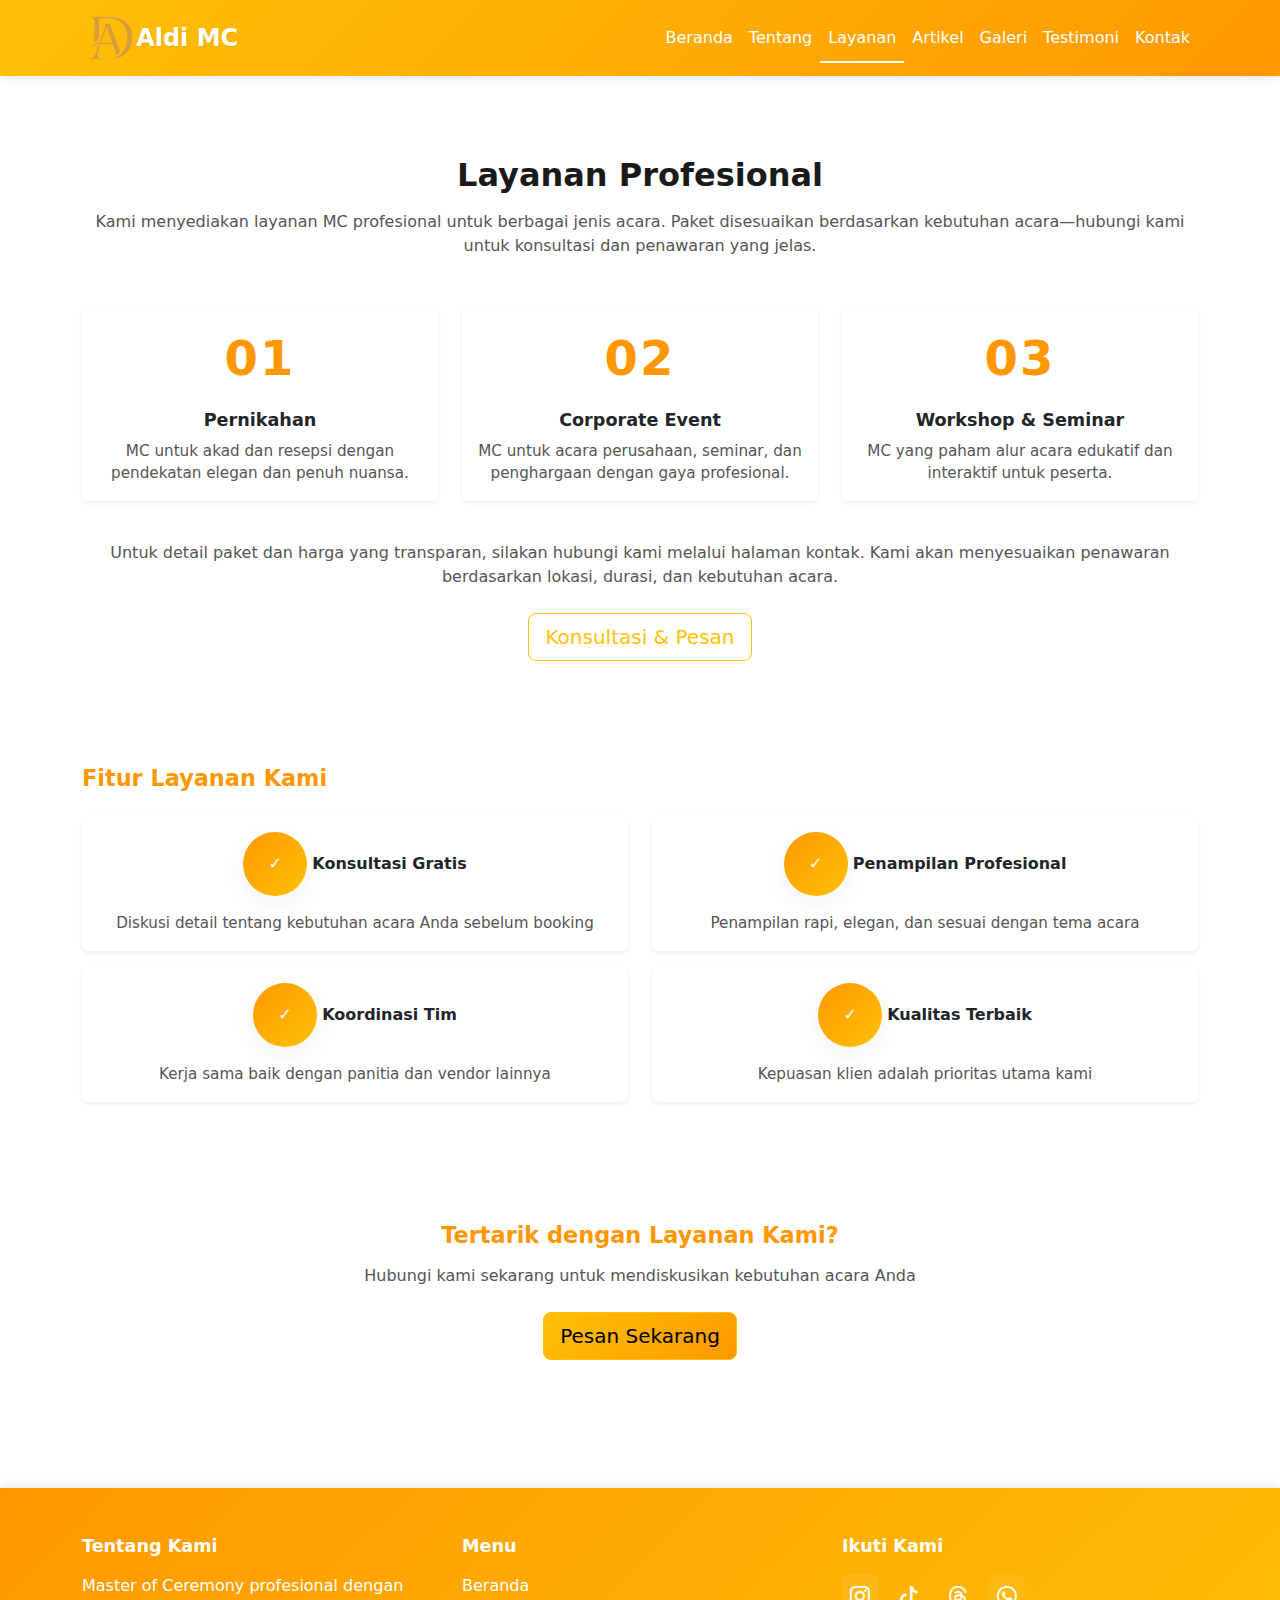
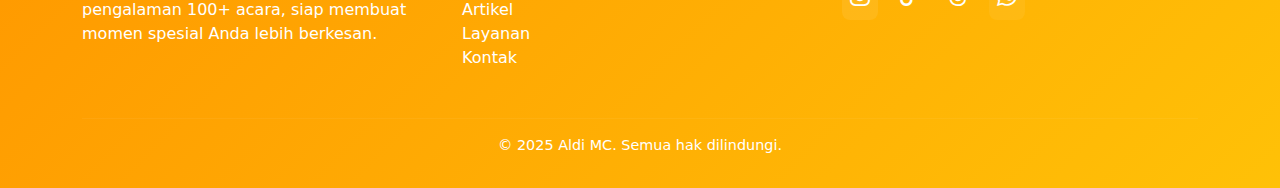
<file: layanan.html>
<!DOCTYPE html>
<html lang="id">
<head>
    <meta charset="UTF-8"/>
    <meta name="viewport" content="width=device-width, initial-scale=1.0"/>
    <title>Layanan - Aldi MC</title>
    <link rel="stylesheet" href="style.css"/>
    <link href="https://cdn.jsdelivr.net/npm/bootstrap@5.3.0/dist/css/bootstrap.min.css" rel="stylesheet">
    <link href="https://cdnjs.cloudflare.com/ajax/libs/font-awesome/6.4.0/css/all.min.css" rel="stylesheet">
    <link rel="stylesheet" href="https://cdn.jsdelivr.net/npm/bootstrap-icons@1.11.3/font/bootstrap-icons.min.css">
</head>
<body>
    <header>
        <nav class="navbar navbar-expand-lg navbar-dark navbar-gradient">
            <div class="container">
                <a class="navbar-brand logo d-flex align-items-center" href="index.html">
                    <img src="images/logoaldimc.png" alt="Aldi MC Logo" style="height: 50px; width: auto; margin-right: 10px;">
                    Aldi MC
                </a>
                <button class="navbar-toggler" type="button" data-bs-toggle="collapse" data-bs-target="#navbarNav">
                    <span class="navbar-toggler-icon"></span>
                </button>
                <div class="collapse navbar-collapse" id="navbarNav">
                    <ul class="navbar-nav ms-auto">
                        <li class="nav-item"><a class="nav-link" href="index.html">Beranda</a></li>
                        <li class="nav-item"><a class="nav-link" href="tentang.html">Tentang</a></li>
                        <li class="nav-item"><a class="nav-link active" href="layanan.html">Layanan</a></li>
                        <li class="nav-item"><a class="nav-link" href="artikel.html">Artikel</a></li>
                        <li class="nav-item"><a class="nav-link" href="galeri.html">Galeri</a></li>
                        <li class="nav-item"><a class="nav-link" href="testimoni.html">Testimoni</a></li>
                        <li class="nav-item"><a class="nav-link" href="kontak.html">Kontak</a></li>
                    </ul>
                </div>
            </div>
        </nav>
    </header>

    <main>
        <div class="container py-5">
            <h2>Layanan Profesional</h2>
            <p class="text-center mb-5">Kami menyediakan layanan MC profesional untuk berbagai jenis acara. Paket disesuaikan berdasarkan kebutuhan acara—hubungi kami untuk konsultasi dan penawaran yang jelas.</p>

            <div class="row mb-4">
                <div class="col-md-4 mb-3">
                    <div class="card h-100 border-0 shadow-sm text-center">
                        <div class="card-body">
                            <div class="service-number">01</div>
                            <h5 class="card-title">Pernikahan</h5>
                            <p class="card-text">MC untuk akad dan resepsi dengan pendekatan elegan dan penuh nuansa.</p>
                        </div>
                    </div>
                </div>
                <div class="col-md-4 mb-3">
                    <div class="card h-100 border-0 shadow-sm text-center">
                        <div class="card-body">
                            <div class="service-number">02</div>
                            <h5 class="card-title">Corporate Event</h5>
                            <p class="card-text">MC untuk acara perusahaan, seminar, dan penghargaan dengan gaya profesional.</p>
                        </div>
                    </div>
                </div>
                <div class="col-md-4 mb-3">
                    <div class="card h-100 border-0 shadow-sm text-center">
                        <div class="card-body">
                            <div class="service-number">03</div>
                            <h5 class="card-title">Workshop & Seminar</h5>
                            <p class="card-text">MC yang paham alur acara edukatif dan interaktif untuk peserta.</p>
                        </div>
                    </div>
                </div>
            </div>

            <div class="text-center mt-4">
                <p class="mb-4">Untuk detail paket dan harga yang transparan, silakan hubungi kami melalui halaman kontak. Kami akan menyesuaikan penawaran berdasarkan lokasi, durasi, dan kebutuhan acara.</p>
                <a href="kontak.html" class="btn btn-outline-warning btn-lg">Konsultasi & Pesan</a>
            </div>

            
            <section class="mt-5 pt-4">
                <h3 class="mb-4">Fitur Layanan Kami</h3>
                <div class="row">
                    <div class="col-md-6 mb-3">
                        <div class="card h-100 border-0 shadow-sm">
                            <div class="card-body">
                                <div class="feature-badge">✓</div>
                                <strong>Konsultasi Gratis</strong>
                                <p class="card-text">Diskusi detail tentang kebutuhan acara Anda sebelum booking</p>
                            </div>
                        </div>
                    </div>
                    <div class="col-md-6 mb-3">
                        <div class="card h-100 border-0 shadow-sm">
                            <div class="card-body">
                                <div class="feature-badge">✓</div>
                                <strong>Penampilan Profesional</strong>
                                <p class="card-text">Penampilan rapi, elegan, dan sesuai dengan tema acara</p>
                            </div>
                        </div>
                    </div>
                    <div class="col-md-6 mb-3">
                        <div class="card h-100 border-0 shadow-sm">
                            <div class="card-body">
                                <div class="feature-badge">✓</div>
                                <strong>Koordinasi Tim</strong>
                                <p class="card-text">Kerja sama baik dengan panitia dan vendor lainnya</p>
                            </div>
                        </div>
                    </div>
                    <div class="col-md-6 mb-3">
                        <div class="card h-100 border-0 shadow-sm">
                            <div class="card-body">
                                <div class="feature-badge">✓</div>
                                <strong>Kualitas Terbaik</strong>
                                <p class="card-text">Kepuasan klien adalah prioritas utama kami</p>
                            </div>
                        </div>
                    </div>
                </div>
            </section>

            
            <div class="text-center mt-5 pt-4">
                <h3 class="mb-3">Tertarik dengan Layanan Kami?</h3>
                <p class="mb-4">Hubungi kami sekarang untuk mendiskusikan kebutuhan acara Anda</p>
                <a href="kontak.html" class="btn btn-warning btn-lg">Pesan Sekarang</a>
            </div>
        </div>
    </main>

    <footer class="mt-5">
        <div class="container">
            <div class="row">
                <div class="col-md-4 mb-3">
                    <h5>Tentang Kami</h5>
                    <p>Master of Ceremony profesional dengan pengalaman 100+ acara, siap membuat momen spesial Anda lebih berkesan.</p>
                </div>
                <div class="col-md-4 mb-3">
                    <h5>Menu</h5>
                    <ul class="list-unstyled">
                        <li><a href="index.html" class="text-decoration-none">Beranda</a></li>
                        <li><a href="artikel.html" class="text-decoration-none">Artikel</a></li>
                        <li><a href="layanan.html" class="text-decoration-none">Layanan</a></li>
                        <li><a href="kontak.html" class="text-decoration-none">Kontak</a></li>
                    </ul>
                </div>
                <div class="col-md-4 mb-3">
                    <h5>Ikuti Kami</h5>
                        <ul class="list-inline social-icons">
                        <li class="list-inline-item"><a href="https://www.instagram.com/aldiii.mc" target="_blank" rel="noopener noreferrer" aria-label="Instagram Aldi MC"><i class="bi bi-instagram"></i></a></li>
                        <li class="list-inline-item"><a href="https://www.tiktok.com/@aldiieaja?_r=1&_t=ZS-92LVKngoOY5" target="_blank" rel="noopener noreferrer" aria-label="Tiktok Aldi MC"><i class="bi bi-tiktok"></i></a></li>
                        <li class="list-inline-item"><a href="https://www.threads.com/@aldiii.mc?igshid=NTc4MTIwNjQ2YQ==" target="_blank" rel="noopener noreferrer" aria-label="Thread Aldi MC"><i class="bi bi-threads"></i></a></li>
                        <li class="list-inline-item"><a href="https://wa.me/081933782537" target="_blank" rel="noopener noreferrer" aria-label="WhatsApp Aldi MC"><i class="bi bi-whatsapp"></i></a></li>
                    </ul>
                </div>
            </div>
            <hr>
            <div class="text-center">
                <p>&copy; 2025 Aldi MC. Semua hak dilindungi.</p>
            </div>
        </div>
    </footer>

    <script src="https://cdn.jsdelivr.net/npm/bootstrap@5.3.0/dist/js/bootstrap.bundle.min.js"></script>
    <script src="script.js"></script>
    
</body>
</html>
</file>
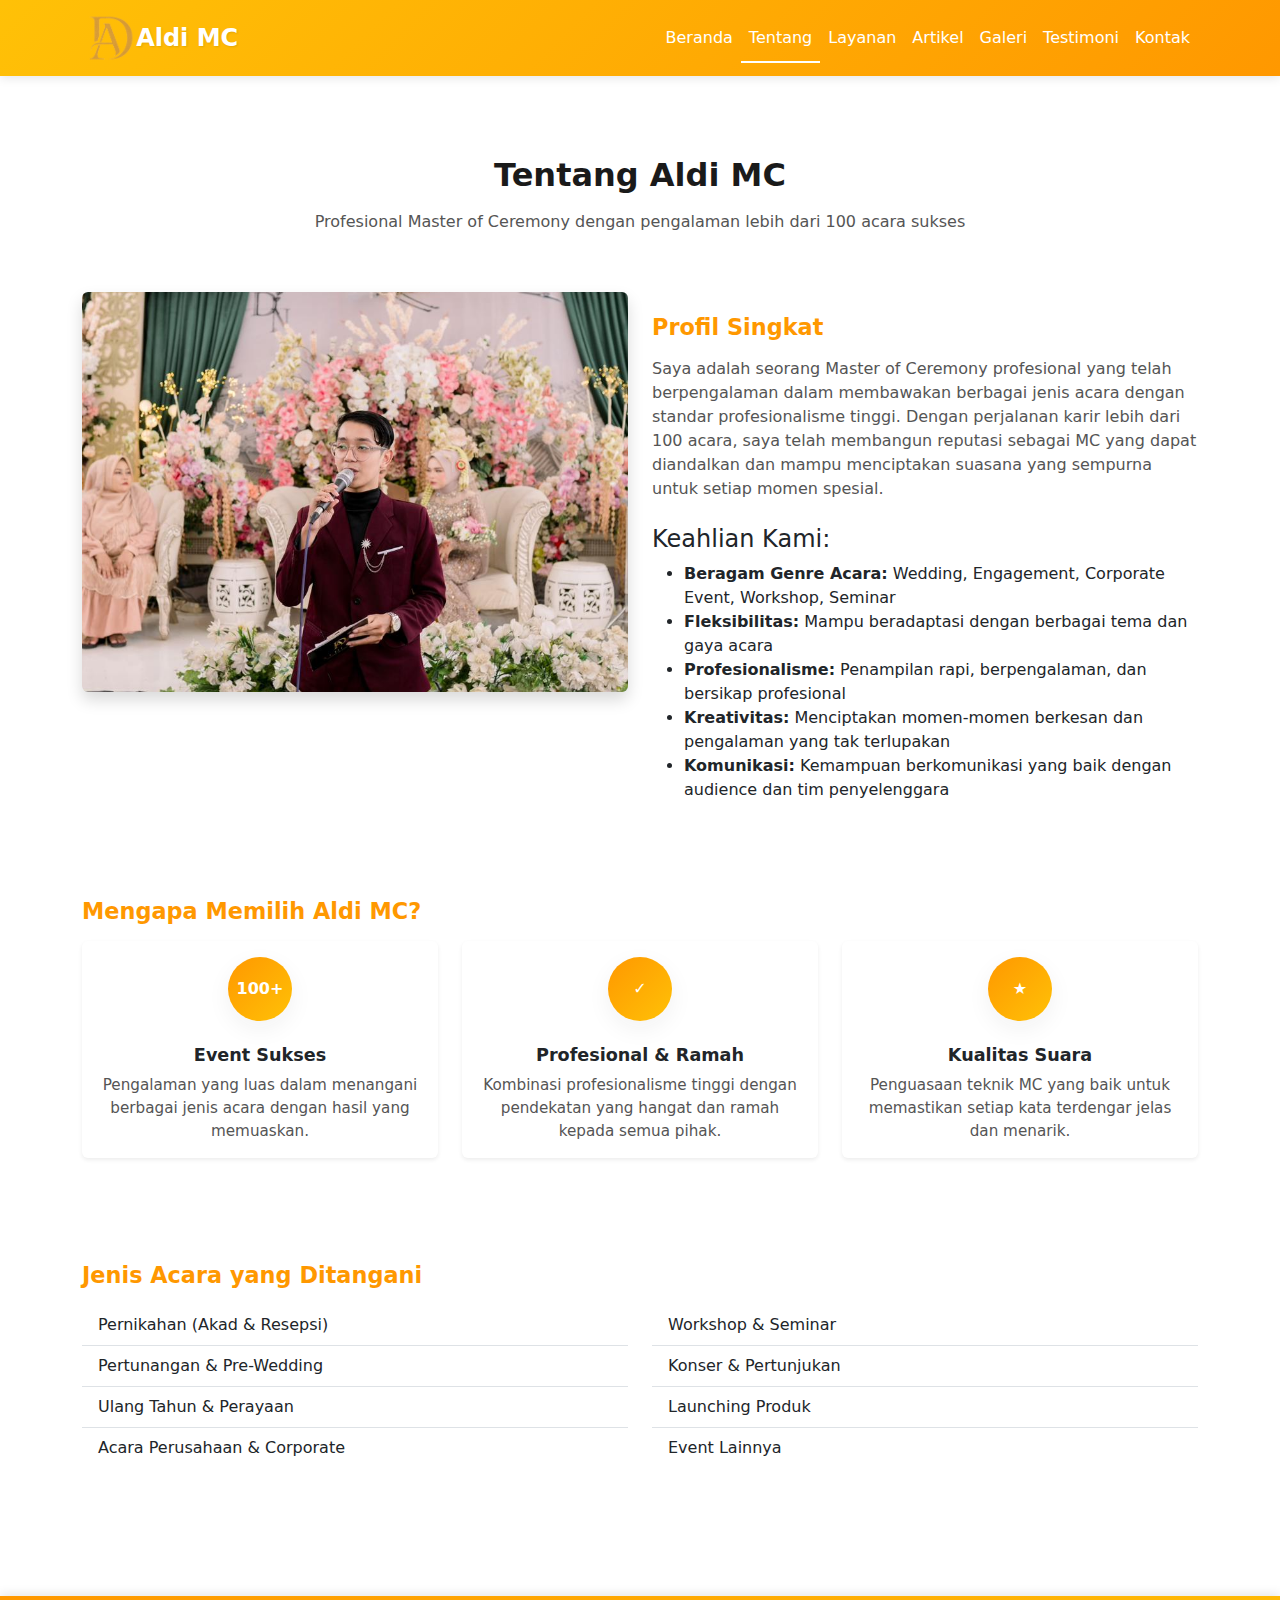
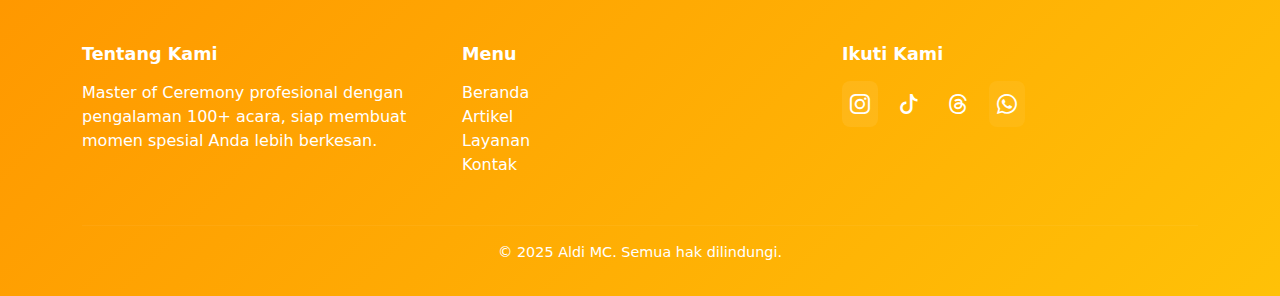
<file: tentang.html>
<!DOCTYPE html>
<html lang="id">
<head>
    <meta charset="UTF-8"/>
    <meta name="viewport" content="width=device-width, initial-scale=1.0"/>
    <title>Tentang - Aldi MC</title>
    <link rel="stylesheet" href="style.css"/>
    <link href="https://cdn.jsdelivr.net/npm/bootstrap@5.3.0/dist/css/bootstrap.min.css" rel="stylesheet">
    <link href="https://cdnjs.cloudflare.com/ajax/libs/font-awesome/6.4.0/css/all.min.css" rel="stylesheet">
    <link rel="stylesheet" href="https://cdn.jsdelivr.net/npm/bootstrap-icons@1.11.3/font/bootstrap-icons.min.css">
</head>
<body>
    <header>
        <nav class="navbar navbar-expand-lg navbar-dark navbar-gradient">
            <div class="container">
                <a class="navbar-brand logo d-flex align-items-center" href="index.html">
                    <img src="images/logoaldimc.png" alt="Aldi MC Logo" style="height: 50px; width: auto; margin-right: 10px;">
                    Aldi MC
                </a>
                <button class="navbar-toggler" type="button" data-bs-toggle="collapse" data-bs-target="#navbarNav">
                    <span class="navbar-toggler-icon"></span>
                </button>
                <div class="collapse navbar-collapse" id="navbarNav">
                    <ul class="navbar-nav ms-auto">
                        <li class="nav-item"><a class="nav-link" href="index.html">Beranda</a></li>
                        <li class="nav-item"><a class="nav-link active" href="tentang.html">Tentang</a></li>
                        <li class="nav-item"><a class="nav-link" href="layanan.html">Layanan</a></li>
                        <li class="nav-item"><a class="nav-link" href="artikel.html">Artikel</a></li>
                        <li class="nav-item"><a class="nav-link" href="galeri.html">Galeri</a></li>
                        <li class="nav-item"><a class="nav-link" href="testimoni.html">Testimoni</a></li>
                        <li class="nav-item"><a class="nav-link" href="kontak.html">Kontak</a></li>
                    </ul>
                </div>
            </div>
        </nav>
    </header>

    <main>
        <div class="container py-5">
            <h2>Tentang Aldi MC</h2>
            <p class="text-center mb-5">Profesional Master of Ceremony dengan pengalaman lebih dari 100 acara sukses</p>

            <div class="row mb-5">
                <div class="col-lg-6 mb-4">
                    <img src="images/resepsi1.jpeg" alt="Aldi MC" class="img-fluid rounded shadow" style="object-fit: cover; height: 400px; width: 100%;">
                </div>
                <div class="col-lg-6">
                    <h3>Profil Singkat</h3>
                    <p>
                        Saya adalah seorang Master of Ceremony profesional yang telah berpengalaman dalam membawakan berbagai jenis acara dengan standar profesionalisme tinggi. Dengan perjalanan karir lebih dari 100 acara, saya telah membangun reputasi sebagai MC yang dapat diandalkan dan mampu menciptakan suasana yang sempurna untuk setiap momen spesial.
                    </p>
                    <h4 class="mt-4">Keahlian Kami:</h4>
                    <ul>
                        <li><strong>Beragam Genre Acara:</strong> Wedding, Engagement, Corporate Event, Workshop, Seminar</li>
                        <li><strong>Fleksibilitas:</strong> Mampu beradaptasi dengan berbagai tema dan gaya acara</li>
                        <li><strong>Profesionalisme:</strong> Penampilan rapi, berpengalaman, dan bersikap profesional</li>
                        <li><strong>Kreativitas:</strong> Menciptakan momen-momen berkesan dan pengalaman yang tak terlupakan</li>
                        <li><strong>Komunikasi:</strong> Kemampuan berkomunikasi yang baik dengan audience dan tim penyelenggara</li>
                    </ul>
                </div>
            </div>

            <div class="row mb-5">
                <div class="col-12">
                    <h3>Mengapa Memilih Aldi MC?</h3>
                    <div class="row">
                        <div class="col-md-4 mb-4">
                            <div class="card h-100 border-0 shadow-sm">
                                <div class="card-body text-center">
                                    <div class="feature-badge">100+</div>
                                    <h5 class="card-title">Event Sukses</h5>
                                    <p class="card-text">Pengalaman yang luas dalam menangani berbagai jenis acara dengan hasil yang memuaskan.</p>
                                </div>
                            </div>
                        </div>
                        <div class="col-md-4 mb-4">
                            <div class="card h-100 border-0 shadow-sm">
                                <div class="card-body text-center">
                                    <div class="feature-badge">✓</div>
                                    <h5 class="card-title">Profesional & Ramah</h5>
                                    <p class="card-text">Kombinasi profesionalisme tinggi dengan pendekatan yang hangat dan ramah kepada semua pihak.</p>
                                </div>
                            </div>
                        </div>
                        <div class="col-md-4 mb-4">
                            <div class="card h-100 border-0 shadow-sm">
                                <div class="card-body text-center">
                                    <div class="feature-badge">★</div>
                                    <h5 class="card-title">Kualitas Suara</h5>
                                    <p class="card-text">Penguasaan teknik MC yang baik untuk memastikan setiap kata terdengar jelas dan menarik.</p>
                                </div>
                            </div>
                        </div>
                    </div>
                </div>
            </div>

            <div class="row">
                <div class="col-12">
                    <h3>Jenis Acara yang Ditangani</h3>
                    <div class="row">
                        <div class="col-md-6">
                            <ul class="list-group list-group-flush">
                                <li class="list-group-item">Pernikahan (Akad & Resepsi)</li>
                                <li class="list-group-item">Pertunangan & Pre-Wedding</li>
                                <li class="list-group-item">Ulang Tahun & Perayaan</li>
                                <li class="list-group-item">Acara Perusahaan & Corporate</li>
                            </ul>
                        </div>
                        <div class="col-md-6">
                            <ul class="list-group list-group-flush">
                                <li class="list-group-item">Workshop & Seminar</li>
                                <li class="list-group-item">Konser & Pertunjukan</li>
                                <li class="list-group-item">Launching Produk</li>
                                <li class="list-group-item">Event Lainnya</li>
                            </ul>
                        </div>
                    </div>
                </div>
            </div>
        </div>
    </main>

    <footer class="mt-5">
        <div class="container">
            <div class="row">
                <div class="col-md-4 mb-3">
                    <h5>Tentang Kami</h5>
                    <p>Master of Ceremony profesional dengan pengalaman 100+ acara, siap membuat momen spesial Anda lebih berkesan.</p>
                </div>
                <div class="col-md-4 mb-3">
                    <h5>Menu</h5>
                    <ul class="list-unstyled">
                        <li><a href="index.html" class="text-decoration-none">Beranda</a></li>
                        <li><a href="artikel.html" class="text-decoration-none">Artikel</a></li>
                        <li><a href="layanan.html" class="text-decoration-none">Layanan</a></li>
                        <li><a href="kontak.html" class="text-decoration-none">Kontak</a></li>
                    </ul>
                </div>
                <div class="col-md-4 mb-3">
                    <h5>Ikuti Kami</h5>
                        <ul class="list-inline social-icons">
                        <li class="list-inline-item"><a href="https://www.instagram.com/aldiii.mc" target="_blank" rel="noopener noreferrer" aria-label="Instagram Aldi MC"><i class="bi bi-instagram"></i></a></li>
                        <li class="list-inline-item"><a href="https://www.tiktok.com/@aldiieaja?_r=1&_t=ZS-92LVKngoOY5" target="_blank" rel="noopener noreferrer" aria-label="Tiktok Aldi MC"><i class="bi bi-tiktok"></i></a></li>
                        <li class="list-inline-item"><a href="https://www.threads.com/@aldiii.mc?igshid=NTc4MTIwNjQ2YQ==" target="_blank" rel="noopener noreferrer" aria-label="Thread Aldi MC"><i class="bi bi-threads"></i></a></li>
                        <li class="list-inline-item"><a href="https://wa.me/081933782537" target="_blank" rel="noopener noreferrer" aria-label="WhatsApp Aldi MC"><i class="bi bi-whatsapp"></i></a></li>
                    </ul>
                </div>
            </div>
            <hr>
            <div class="text-center">
                <p>&copy; 2025 Aldi MC. Semua hak dilindungi.</p>
            </div>
        </div>
    </footer>

    <script src="https://cdn.jsdelivr.net/npm/bootstrap@5.3.0/dist/js/bootstrap.bundle.min.js"></script>
    <script src="script.js"></script>
</body>
</html>
</file>
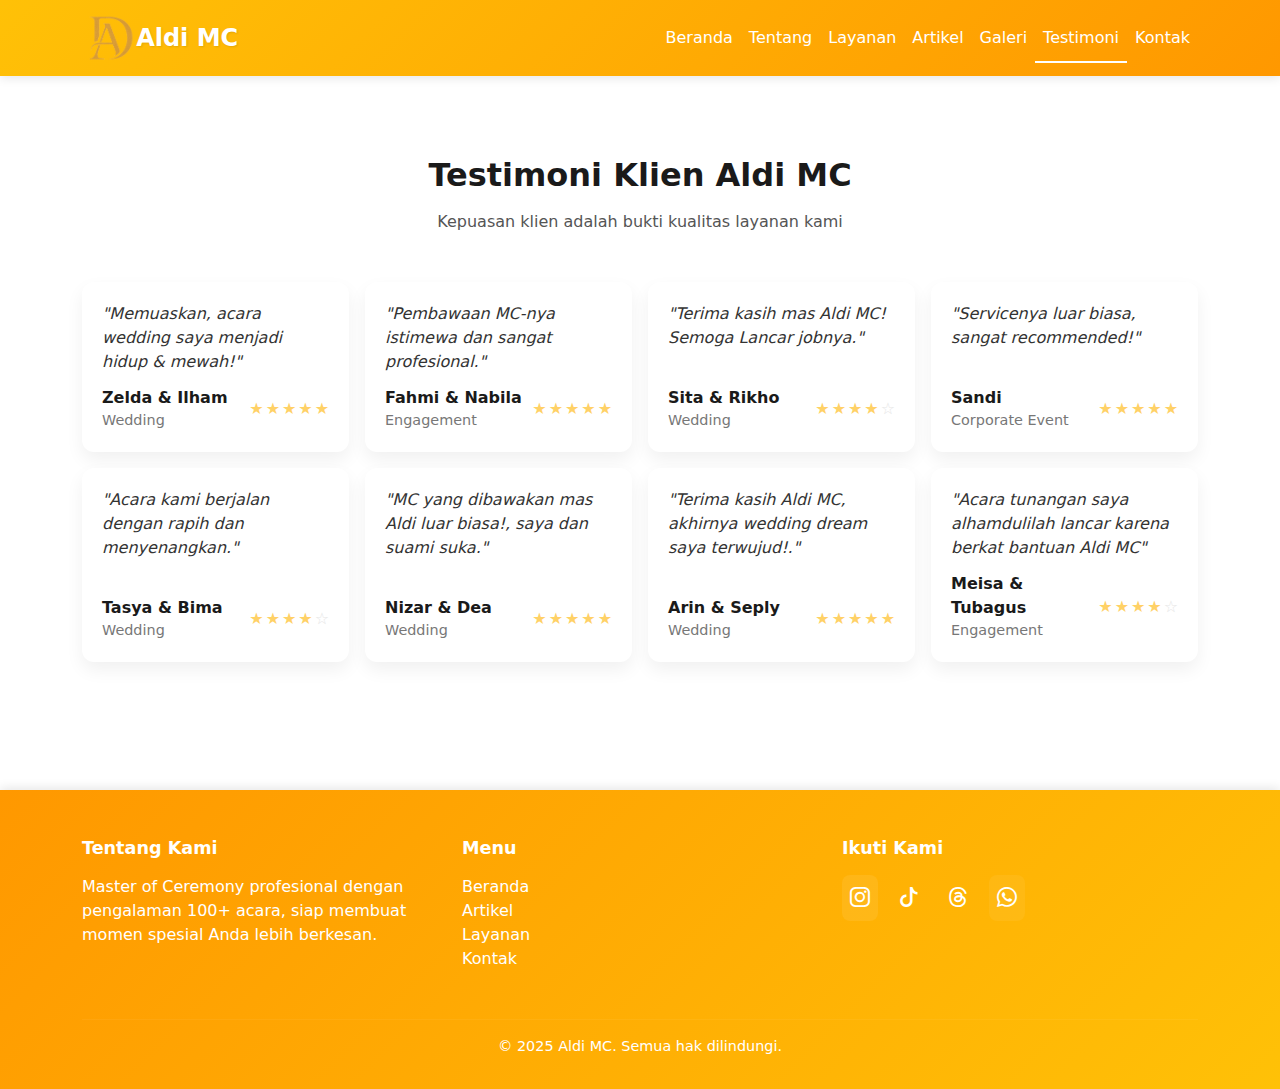
<file: testimoni.html>
<!DOCTYPE html>
<html lang="id">
<head>
    <meta charset="UTF-8"/>
    <meta name="viewport" content="width=device-width, initial-scale=1.0"/>
    <title>Testimoni - Aldi MC</title>
    <link rel="stylesheet" href="style.css"/>
    <link href="https://cdn.jsdelivr.net/npm/bootstrap@5.3.0/dist/css/bootstrap.min.css" rel="stylesheet">
    <link href="https://cdnjs.cloudflare.com/ajax/libs/font-awesome/6.4.0/css/all.min.css" rel="stylesheet">
    <link rel="stylesheet" href="https://cdn.jsdelivr.net/npm/bootstrap-icons@1.11.3/font/bootstrap-icons.min.css">
</head>
<body>
    <header>
        <nav class="navbar navbar-expand-lg navbar-dark navbar-gradient">
            <div class="container">
                <a class="navbar-brand logo d-flex align-items-center" href="index.html">
                    <img src="images/logoaldimc.png" alt="Aldi MC Logo" style="height: 50px; width: auto; margin-right: 10px;">
                    Aldi MC
                </a>
                <button class="navbar-toggler" type="button" data-bs-toggle="collapse" data-bs-target="#navbarNav">
                    <span class="navbar-toggler-icon"></span>
                </button>
                <div class="collapse navbar-collapse" id="navbarNav">
                    <ul class="navbar-nav ms-auto">
                        <li class="nav-item"><a class="nav-link" href="index.html">Beranda</a></li>
                        <li class="nav-item"><a class="nav-link" href="tentang.html">Tentang</a></li>
                        <li class="nav-item"><a class="nav-link" href="layanan.html">Layanan</a></li>
                        <li class="nav-item"><a class="nav-link" href="artikel.html">Artikel</a></li>
                        <li class="nav-item"><a class="nav-link" href="galeri.html">Galeri</a></li>
                        <li class="nav-item"><a class="nav-link active" href="testimoni.html">Testimoni</a></li>
                        <li class="nav-item"><a class="nav-link" href="kontak.html">Kontak</a></li>
                    </ul>
                </div>
            </div>
        </nav>
    </header>

    <main>
        <div class="container py-5">
            <h2>Testimoni Klien Aldi MC</h2>
            <p class="text-center mb-5">Kepuasan klien adalah bukti kualitas layanan kami</p>

            <div class="testimonials-grid" id="testimoni-list"></div>
        </div>
    </main>

    <footer class="mt-5">
        <div class="container">
            <div class="row">
                <div class="col-md-4 mb-3">
                    <h5>Tentang Kami</h5>
                    <p>Master of Ceremony profesional dengan pengalaman 100+ acara, siap membuat momen spesial Anda lebih berkesan.</p>
                </div>
                <div class="col-md-4 mb-3">
                    <h5>Menu</h5>
                    <ul class="list-unstyled">
                        <li><a href="index.html" class="text-decoration-none">Beranda</a></li>
                        <li><a href="artikel.html" class="text-decoration-none">Artikel</a></li>
                        <li><a href="layanan.html" class="text-decoration-none">Layanan</a></li>
                        <li><a href="kontak.html" class="text-decoration-none">Kontak</a></li>
                    </ul>
                </div>
                <div class="col-md-4 mb-3">
                    <h5>Ikuti Kami</h5>
                        <ul class="list-inline social-icons">
                        <li class="list-inline-item"><a href="https://www.instagram.com/aldiii.mc" target="_blank" rel="noopener noreferrer" aria-label="Instagram Aldi MC"><i class="bi bi-instagram"></i></a></li>
                        <li class="list-inline-item"><a href="https://www.tiktok.com/@aldiieaja?_r=1&_t=ZS-92LVKngoOY5" target="_blank" rel="noopener noreferrer" aria-label="Tiktok Aldi MC"><i class="bi bi-tiktok"></i></a></li>
                        <li class="list-inline-item"><a href="https://www.threads.com/@aldiii.mc?igshid=NTc4MTIwNjQ2YQ==" target="_blank" rel="noopener noreferrer" aria-label="Thread Aldi MC"><i class="bi bi-threads"></i></a></li>
                        <li class="list-inline-item"><a href="https://wa.me/081933782537" target="_blank" rel="noopener noreferrer" aria-label="WhatsApp Aldi MC"><i class="bi bi-whatsapp"></i></a></li>
                    </ul>
                </div>
            </div>
            <hr>
            <div class="text-center">
                <p>&copy; 2025 Aldi MC. Semua hak dilindungi.</p>
            </div>
        </div>
    </footer>

    <script src="https://cdn.jsdelivr.net/npm/bootstrap@5.3.0/dist/js/bootstrap.bundle.min.js"></script>
    <script src="script.js"></script>
    <script>
        const testimoniData = [
            { pesan: "Memuaskan, acara wedding saya menjadi hidup & mewah!", nama: "Zelda & Ilham", acara: "Wedding", rating: 5 },
            { pesan: "Pembawaan MC-nya istimewa dan sangat profesional.", nama: "Fahmi & Nabila", acara: "Engagement", rating: 5 },
            { pesan: "Terima kasih mas Aldi MC! Semoga Lancar jobnya.", nama: "Sita & Rikho", acara: "Wedding", rating: 4 },
            { pesan: "Servicenya luar biasa, sangat recommended!", nama: "Sandi", acara: "Corporate Event", rating: 5 },
            { pesan: "Acara kami berjalan dengan rapih dan menyenangkan.", nama: "Tasya & Bima", acara: "Wedding", rating: 4 },
            { pesan: "MC yang dibawakan mas Aldi luar biasa!, saya dan suami suka.", nama: "Nizar & Dea", acara: "Wedding", rating: 5 },
            { pesan: "Terima kasih Aldi MC, akhirnya wedding dream saya terwujud!.", nama: "Arin & Seply", acara: "Wedding", rating: 5 },
            { pesan: "Acara tunangan saya alhamdulilah lancar karena berkat bantuan Aldi MC", nama: "Meisa & Tubagus", acara: "Engagement", rating: 4 }
        ];

        function renderStars(rating) {
            let stars = '';
            for (let i = 1; i <= 5; i++) {
                if (i <= rating) stars += '<span class="star filled">★</span>';
                else stars += '<span class="star">☆</span>';
            }
            return stars;
        }

        const container = document.getElementById("testimoni-list");
        testimoniData.forEach(item => {
            container.innerHTML += `
                <div class="testimonial-card-custom">
                    <div>
                        <p class="testimonial-message">"${item.pesan}"</p>
                    </div>
                    <div class="testimonial-meta">
                        <div>
                            <div class="testimonial-author">${item.nama}</div>
                            <div class="testimonial-event">${item.acara}</div>
                        </div>
                        <div class="testimonial-stars">${renderStars(item.rating)}</div>
                    </div>
                </div>
            `;
        });
    </script>
</body>
</html>
</file>
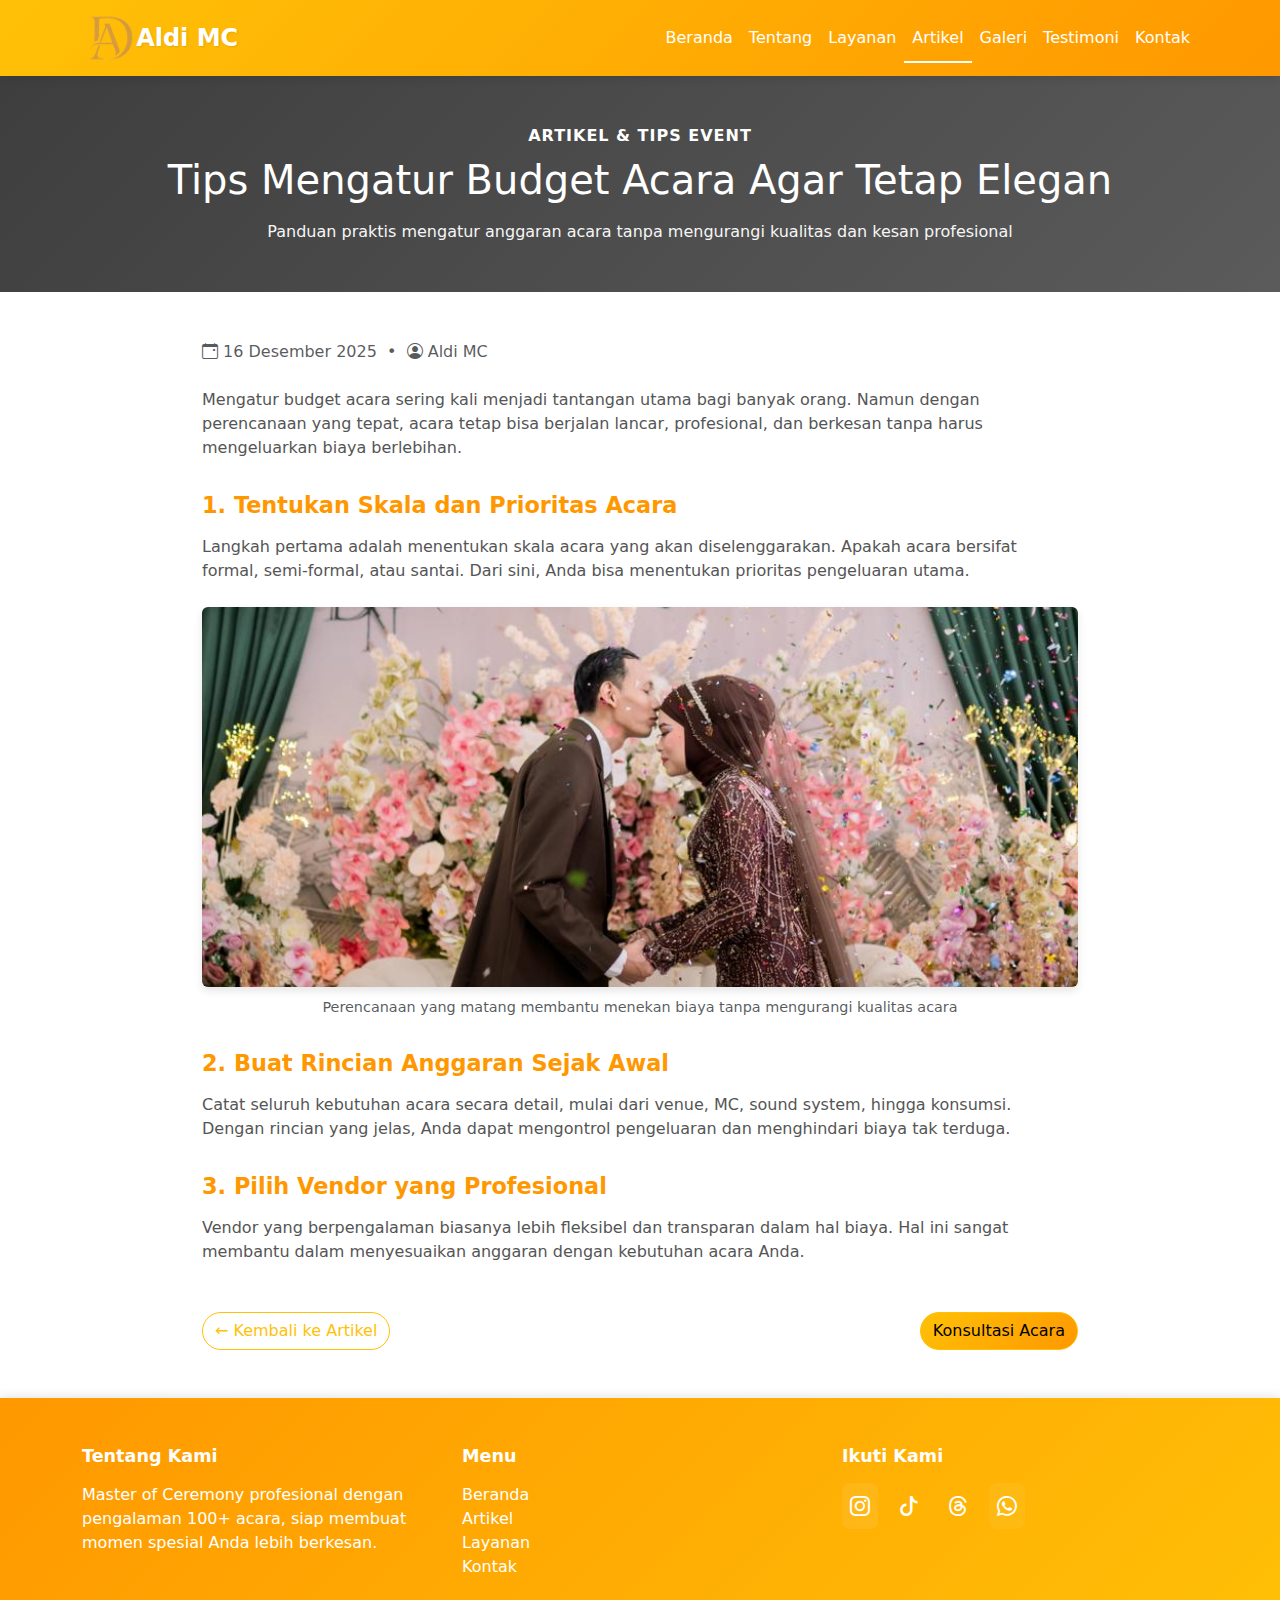
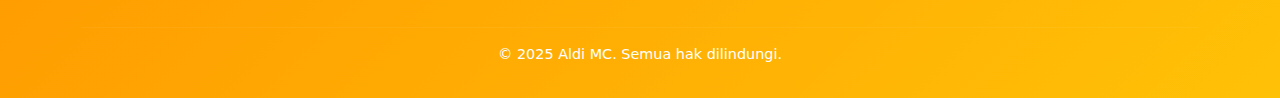
<file: artikel/tips-budget-acara.html>
<!DOCTYPE html>
<html lang="id">
<head>
    <meta charset="UTF-8"/>
    <meta name="viewport" content="width=device-width, initial-scale=1.0"/>
    <title>Tips Mengatur Budget Acara | Aldi MC</title>

    <!-- CSS UTAMA -->
    <link rel="stylesheet" href="../style.css"/>

    <!-- Bootstrap -->
    <link href="https://cdn.jsdelivr.net/npm/bootstrap@5.3.0/dist/css/bootstrap.min.css" rel="stylesheet">
    <link href="https://cdn.jsdelivr.net/npm/bootstrap-icons@1.11.3/font/bootstrap-icons.min.css" rel="stylesheet">
</head>
<body>

<!-- ================= HEADER ================= -->
<header>
    <nav class="navbar navbar-expand-lg navbar-dark navbar-gradient nav-utama">
        <div class="container wadah">
            <a class="navbar-brand logo d-flex align-items-center" href="../index.html">
                <img src="../images/logoaldimc.png" alt="Aldi MC Logo" style="height: 50px; margin-right: 10px;">
                Aldi MC
            </a>
            <button class="navbar-toggler" type="button" data-bs-toggle="collapse" data-bs-target="#navbarNav">
                <span class="navbar-toggler-icon"></span>
            </button>
            <div class="collapse navbar-collapse" id="navbarNav">
                <ul class="navbar-nav ms-auto">
                    <li class="nav-item"><a class="nav-link" href="../index.html">Beranda</a></li>
                    <li class="nav-item"><a class="nav-link" href="../tentang.html">Tentang</a></li>
                    <li class="nav-item"><a class="nav-link" href="../layanan.html">Layanan</a></li>
                    <li class="nav-item"><a class="nav-link active" href=../"artikel.html">Artikel</a></li>
                    <li class="nav-item"><a class="nav-link" href="../galeri.html">Galeri</a></li>
                    <li class="nav-item"><a class="nav-link" href="../testimoni.html">Testimoni</a></li>
                    <li class="nav-item"><a class="nav-link" href="../kontak.html">Kontak</a></li>
                </ul>
            </div>
        </div>
    </nav>
</header>

<!-- ================= HERO ARTIKEL (NO IMAGE) ================= -->
<section class="py-5" style="background: linear-gradient(135deg,#3e3e3e,#5b5b5b);">
    <div class="container text-center text-white">
        <span class="text-uppercase fw-semibold" style="letter-spacing:1px;">
            Artikel & Tips Event
        </span>
        <h1 class="mt-2">Tips Mengatur Budget Acara Agar Tetap Elegan</h1>
        <p class="mt-3 mb-0" style="opacity:0.95;">
            Panduan praktis mengatur anggaran acara tanpa mengurangi kualitas dan kesan profesional
        </p>
    </div>
</section>

<!-- ================= KONTEN ARTIKEL ================= -->
<main class="container my-5" style="max-width: 900px;">

    <!-- META -->
    <div class="text-muted mb-4">
        <i class="bi bi-calendar-event"></i> 16 Desember 2025 &nbsp;•&nbsp;
        <i class="bi bi-person-circle"></i> Aldi MC
    </div>

    <!-- PARAGRAF PEMBUKA -->
    <p>
        Mengatur budget acara sering kali menjadi tantangan utama bagi banyak orang. 
        Namun dengan perencanaan yang tepat, acara tetap bisa berjalan lancar, 
        profesional, dan berkesan tanpa harus mengeluarkan biaya berlebihan.
    </p>

    <h3>1. Tentukan Skala dan Prioritas Acara</h3>
    <p>
        Langkah pertama adalah menentukan skala acara yang akan diselenggarakan.
        Apakah acara bersifat formal, semi-formal, atau santai. 
        Dari sini, Anda bisa menentukan prioritas pengeluaran utama.
    </p>

    <!-- GAMBAR ISI (UKURAN SEDANG) -->
    <figure class="my-4">
        <img src="../images/resepsi2.jpeg" 
             alt="Perencanaan acara profesional"
             class="img-fluid rounded"
             style="max-height:380px; width:100%; object-fit:cover;">
        <figcaption class="text-center text-muted mt-2" style="font-size:0.9rem;">
            Perencanaan yang matang membantu menekan biaya tanpa mengurangi kualitas acara
        </figcaption>
    </figure>

    <h3>2. Buat Rincian Anggaran Sejak Awal</h3>
    <p>
        Catat seluruh kebutuhan acara secara detail, mulai dari venue, MC, 
        sound system, hingga konsumsi. Dengan rincian yang jelas, 
        Anda dapat mengontrol pengeluaran dan menghindari biaya tak terduga.
    </p>

    <h3>3. Pilih Vendor yang Profesional</h3>
    <p>
        Vendor yang berpengalaman biasanya lebih fleksibel dan transparan 
        dalam hal biaya. Hal ini sangat membantu dalam menyesuaikan anggaran 
        dengan kebutuhan acara Anda.
    </p>

    <!-- NAVIGASI -->
    <div class="d-flex justify-content-between mt-5">
        <a href="../artikel.html" class="btn btn-outline-warning rounded-pill">
            ← Kembali ke Artikel
        </a>
        <a href="../kontak.html" class="btn btn-warning rounded-pill">
            Konsultasi Acara
        </a>
    </div>

</main>

<!-- ================= FOOTER ================= -->
    <footer class="mt-5">
        <div class="container">
            <div class="row">
                <div class="col-md-4 mb-3">
                    <h5>Tentang Kami</h5>
                    <p>Master of Ceremony profesional dengan pengalaman 100+ acara, siap membuat momen spesial Anda lebih berkesan.</p>
                </div>
                <div class="col-md-4 mb-3">
                    <h5>Menu</h5>
                    <ul class="list-unstyled">
                        <li><a href="index.html" class="text-decoration-none">Beranda</a></li>
                        <li><a href="artikel.html" class="text-decoration-none">Artikel</a></li>
                        <li><a href="layanan.html" class="text-decoration-none">Layanan</a></li>
                        <li><a href="kontak.html" class="text-decoration-none">Kontak</a></li>
                    </ul>
                </div>
                <div class="col-md-4 mb-3">
                    <h5>Ikuti Kami</h5>
                        <ul class="list-inline social-icons">
                        <li class="list-inline-item"><a href="https://www.instagram.com/aldiii.mc" target="_blank" rel="noopener noreferrer" aria-label="Instagram Aldi MC"><i class="bi bi-instagram"></i></a></li>
                        <li class="list-inline-item"><a href="https://www.tiktok.com/@aldiieaja?_r=1&_t=ZS-92LVKngoOY5" target="_blank" rel="noopener noreferrer" aria-label="Tiktok Aldi MC"><i class="bi bi-tiktok"></i></a></li>
                        <li class="list-inline-item"><a href="https://www.threads.com/@aldiii.mc?igshid=NTc4MTIwNjQ2YQ==" target="_blank" rel="noopener noreferrer" aria-label="Thread Aldi MC"><i class="bi bi-threads"></i></a></li>
                        <li class="list-inline-item"><a href="https://wa.me/081933782537" target="_blank" rel="noopener noreferrer" aria-label="WhatsApp Aldi MC"><i class="bi bi-whatsapp"></i></a></li>
                    </ul>
                </div>
            </div>
            <hr>
            <div class="text-center">
                <p>&copy; 2025 Aldi MC. Semua hak dilindungi.</p>
            </div>
        </div>
    </footer>

<script src="https://cdn.jsdelivr.net/npm/bootstrap@5.3.0/dist/js/bootstrap.bundle.min.js"></script>
</body>
</html>
</file>
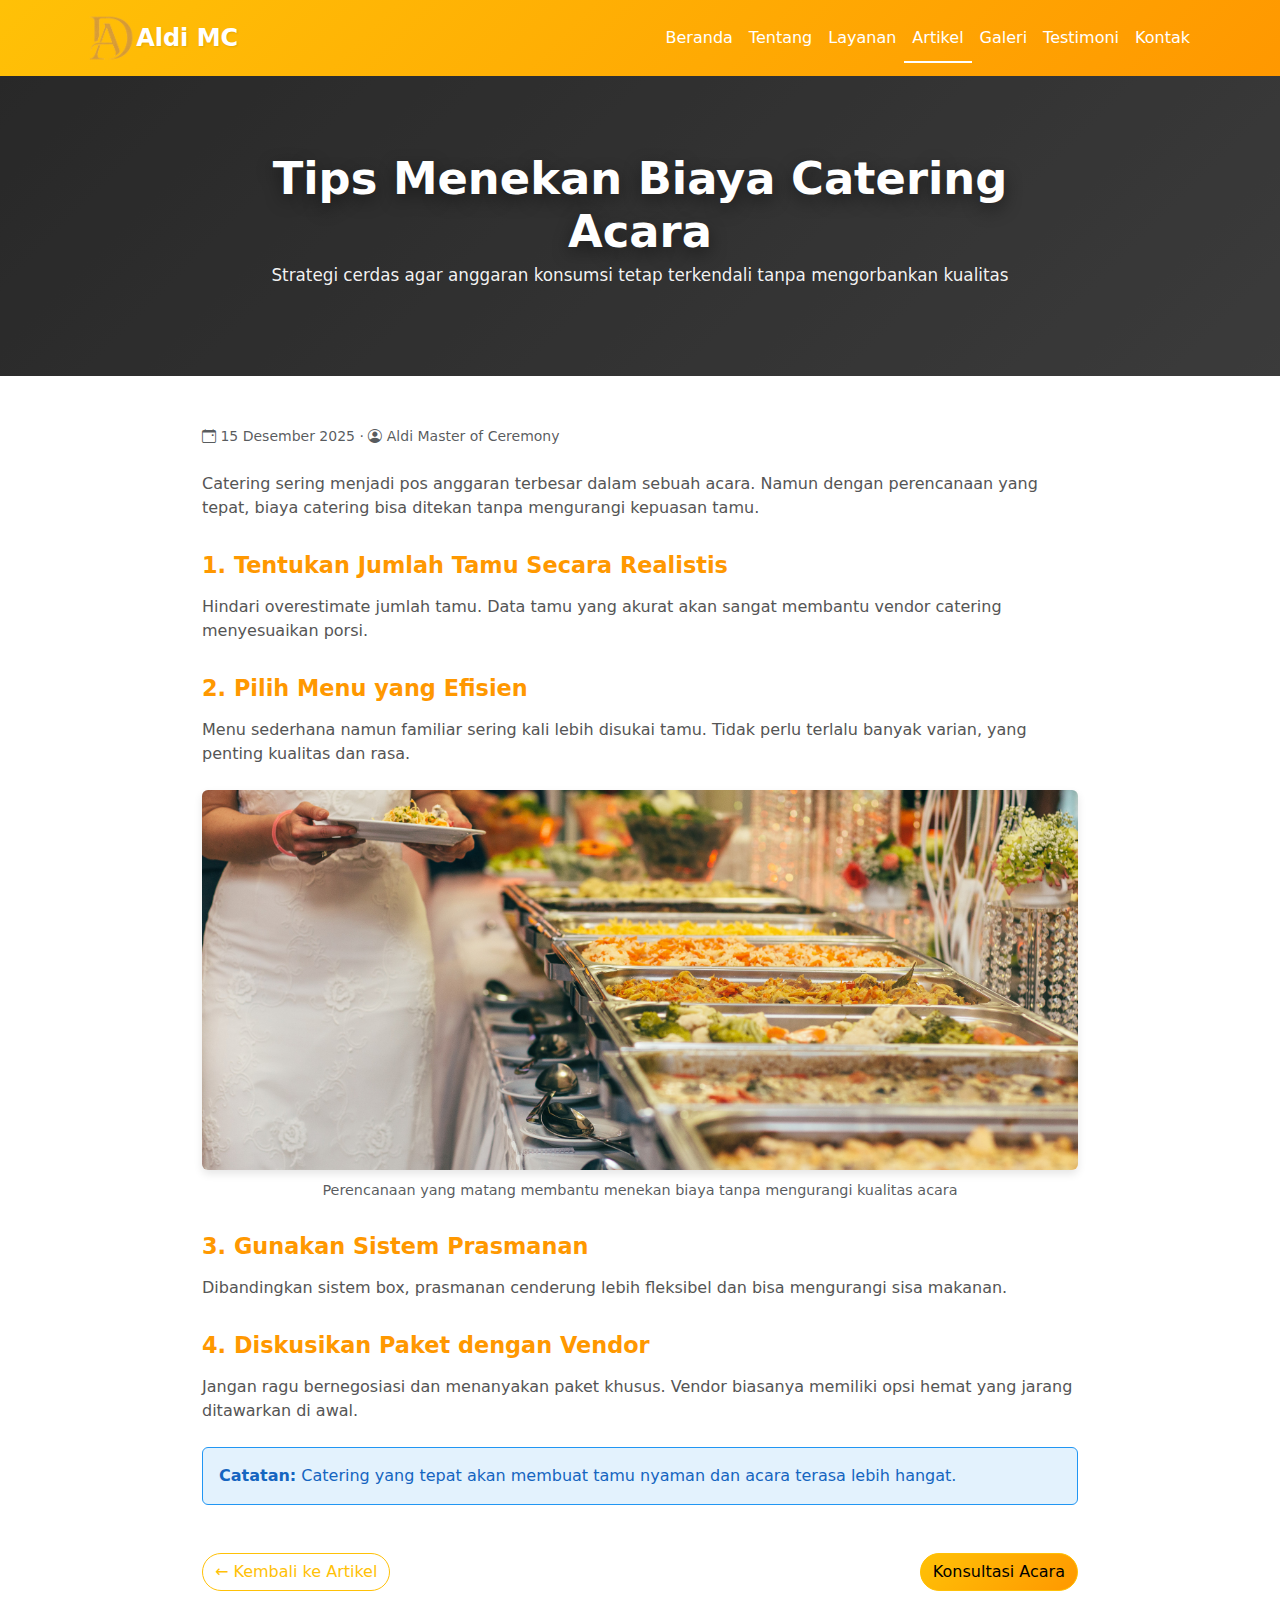
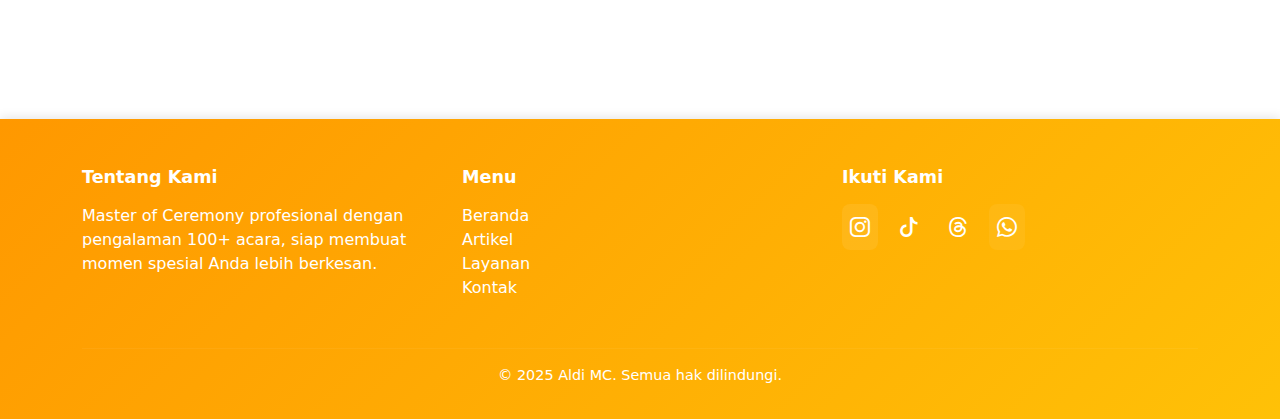
<file: artikel/tips-menekan-biaya-catering.html>
<!DOCTYPE html>
<html lang="id">
<head>
  <meta charset="UTF-8"/>
  <meta name="viewport" content="width=device-width, initial-scale=1.0"/>
  <title>Tips Menekan Biaya Catering Acara | Aldi MC</title>

  <link rel="stylesheet" href="../style.css"/>
  <link href="https://cdn.jsdelivr.net/npm/bootstrap@5.3.0/dist/css/bootstrap.min.css" rel="stylesheet">
  <link href="https://cdn.jsdelivr.net/npm/bootstrap-icons@1.11.3/font/bootstrap-icons.min.css" rel="stylesheet">
</head>
<body>

<header>
    <nav class="navbar navbar-expand-lg navbar-dark navbar-gradient nav-utama">
        <div class="container wadah">
            <a class="navbar-brand logo d-flex align-items-center" href="../index.html">
                <img src="../images/logoaldimc.png" alt="Aldi MC Logo" style="height: 50px; margin-right: 10px;">
                Aldi MC
            </a>
            <button class="navbar-toggler" type="button" data-bs-toggle="collapse" data-bs-target="#navbarNav">
                <span class="navbar-toggler-icon"></span>
            </button>
            <div class="collapse navbar-collapse" id="navbarNav">
                <ul class="navbar-nav ms-auto">
                    <li class="nav-item"><a class="nav-link" href="../index.html">Beranda</a></li>
                    <li class="nav-item"><a class="nav-link" href="../tentang.html">Tentang</a></li>
                    <li class="nav-item"><a class="nav-link" href="../layanan.html">Layanan</a></li>
                    <li class="nav-item"><a class="nav-link active" href=../"artikel.html">Artikel</a></li>
                    <li class="nav-item"><a class="nav-link" href="../galeri.html">Galeri</a></li>
                    <li class="nav-item"><a class="nav-link" href="../testimoni.html">Testimoni</a></li>
                    <li class="nav-item"><a class="nav-link" href="../kontak.html">Kontak</a></li>
                </ul>
            </div>
        </div>
    </nav>
</header>

<main>

<section class="parallax" style="height:300px;background:linear-gradient(135deg,#3E3E3E,#5B5B5B);">
  <div class="hero-overlay"></div>
  <div class="hero-content text-center p-4">
    <h1 class="hero-title">Tips Menekan Biaya Catering Acara</h1>
    <p class="hero-subtitle">
      Strategi cerdas agar anggaran konsumsi tetap terkendali tanpa mengorbankan kualitas
    </p>
  </div>
</section>

<section class="py-5">
  <div class="container" style="max-width:900px;">

    <div class="text-muted mb-4">
      <small>
        <i class="bi bi-calendar-event"></i> 15 Desember 2025 ·
        <i class="bi bi-person-circle"></i> Aldi Master of Ceremony
      </small>
    </div>

    <p>
      Catering sering menjadi pos anggaran terbesar dalam sebuah acara.
      Namun dengan perencanaan yang tepat, biaya catering bisa ditekan tanpa mengurangi kepuasan tamu.
    </p>

    <h3>1. Tentukan Jumlah Tamu Secara Realistis</h3>
    <p>
      Hindari overestimate jumlah tamu.
      Data tamu yang akurat akan sangat membantu vendor catering menyesuaikan porsi.
    </p>

    <h3>2. Pilih Menu yang Efisien</h3>
    <p>
      Menu sederhana namun familiar sering kali lebih disukai tamu.
      Tidak perlu terlalu banyak varian, yang penting kualitas dan rasa.
    </p>

    <figure class="my-4">
        <img src="../images/catering.jpg" 
             alt="Perencanaan acara profesional"
             class="img-fluid rounded"
             style="max-height:380px; width:100%; object-fit:cover;">
        <figcaption class="text-center text-muted mt-2" style="font-size:0.9rem;">
            Perencanaan yang matang membantu menekan biaya tanpa mengurangi kualitas acara
        </figcaption>
    </figure>

    <h3>3. Gunakan Sistem Prasmanan</h3>
    <p>
      Dibandingkan sistem box, prasmanan cenderung lebih fleksibel dan bisa mengurangi sisa makanan.
    </p>

    <h3>4. Diskusikan Paket dengan Vendor</h3>
    <p>
      Jangan ragu bernegosiasi dan menanyakan paket khusus.
      Vendor biasanya memiliki opsi hemat yang jarang ditawarkan di awal.
    </p>

    <div class="alert alert-info mt-4">
      <strong>Catatan:</strong> Catering yang tepat akan membuat tamu nyaman dan acara terasa lebih hangat.
    </div>

    <div class="d-flex justify-content-between mt-5">
        <a href="../artikel.html" class="btn btn-outline-warning rounded-pill">
            ← Kembali ke Artikel
        </a>
        <a href="../kontak.html" class="btn btn-warning rounded-pill">
            Konsultasi Acara
        </a>
    </div>

  </div>
</section>

</main>

    <footer class="mt-5">
        <div class="container">
            <div class="row">
                <div class="col-md-4 mb-3">
                    <h5>Tentang Kami</h5>
                    <p>Master of Ceremony profesional dengan pengalaman 100+ acara, siap membuat momen spesial Anda lebih berkesan.</p>
                </div>
                <div class="col-md-4 mb-3">
                    <h5>Menu</h5>
                    <ul class="list-unstyled">
                        <li><a href="index.html" class="text-decoration-none">Beranda</a></li>
                        <li><a href="artikel.html" class="text-decoration-none">Artikel</a></li>
                        <li><a href="layanan.html" class="text-decoration-none">Layanan</a></li>
                        <li><a href="kontak.html" class="text-decoration-none">Kontak</a></li>
                    </ul>
                </div>
                <div class="col-md-4 mb-3">
                    <h5>Ikuti Kami</h5>
                        <ul class="list-inline social-icons">
                        <li class="list-inline-item"><a href="https://www.instagram.com/aldiii.mc" target="_blank" rel="noopener noreferrer" aria-label="Instagram Aldi MC"><i class="bi bi-instagram"></i></a></li>
                        <li class="list-inline-item"><a href="https://www.tiktok.com/@aldiieaja?_r=1&_t=ZS-92LVKngoOY5" target="_blank" rel="noopener noreferrer" aria-label="Tiktok Aldi MC"><i class="bi bi-tiktok"></i></a></li>
                        <li class="list-inline-item"><a href="https://www.threads.com/@aldiii.mc?igshid=NTc4MTIwNjQ2YQ==" target="_blank" rel="noopener noreferrer" aria-label="Thread Aldi MC"><i class="bi bi-threads"></i></a></li>
                        <li class="list-inline-item"><a href="https://wa.me/081933782537" target="_blank" rel="noopener noreferrer" aria-label="WhatsApp Aldi MC"><i class="bi bi-whatsapp"></i></a></li>
                    </ul>
                </div>
            </div>
            <hr>
            <div class="text-center">
                <p>&copy; 2025 Aldi MC. Semua hak dilindungi.</p>
            </div>
        </div>
    </footer>

<script src="https://cdn.jsdelivr.net/npm/bootstrap@5.3.0/dist/js/bootstrap.bundle.min.js"></script>
</body>
</html>
</file>
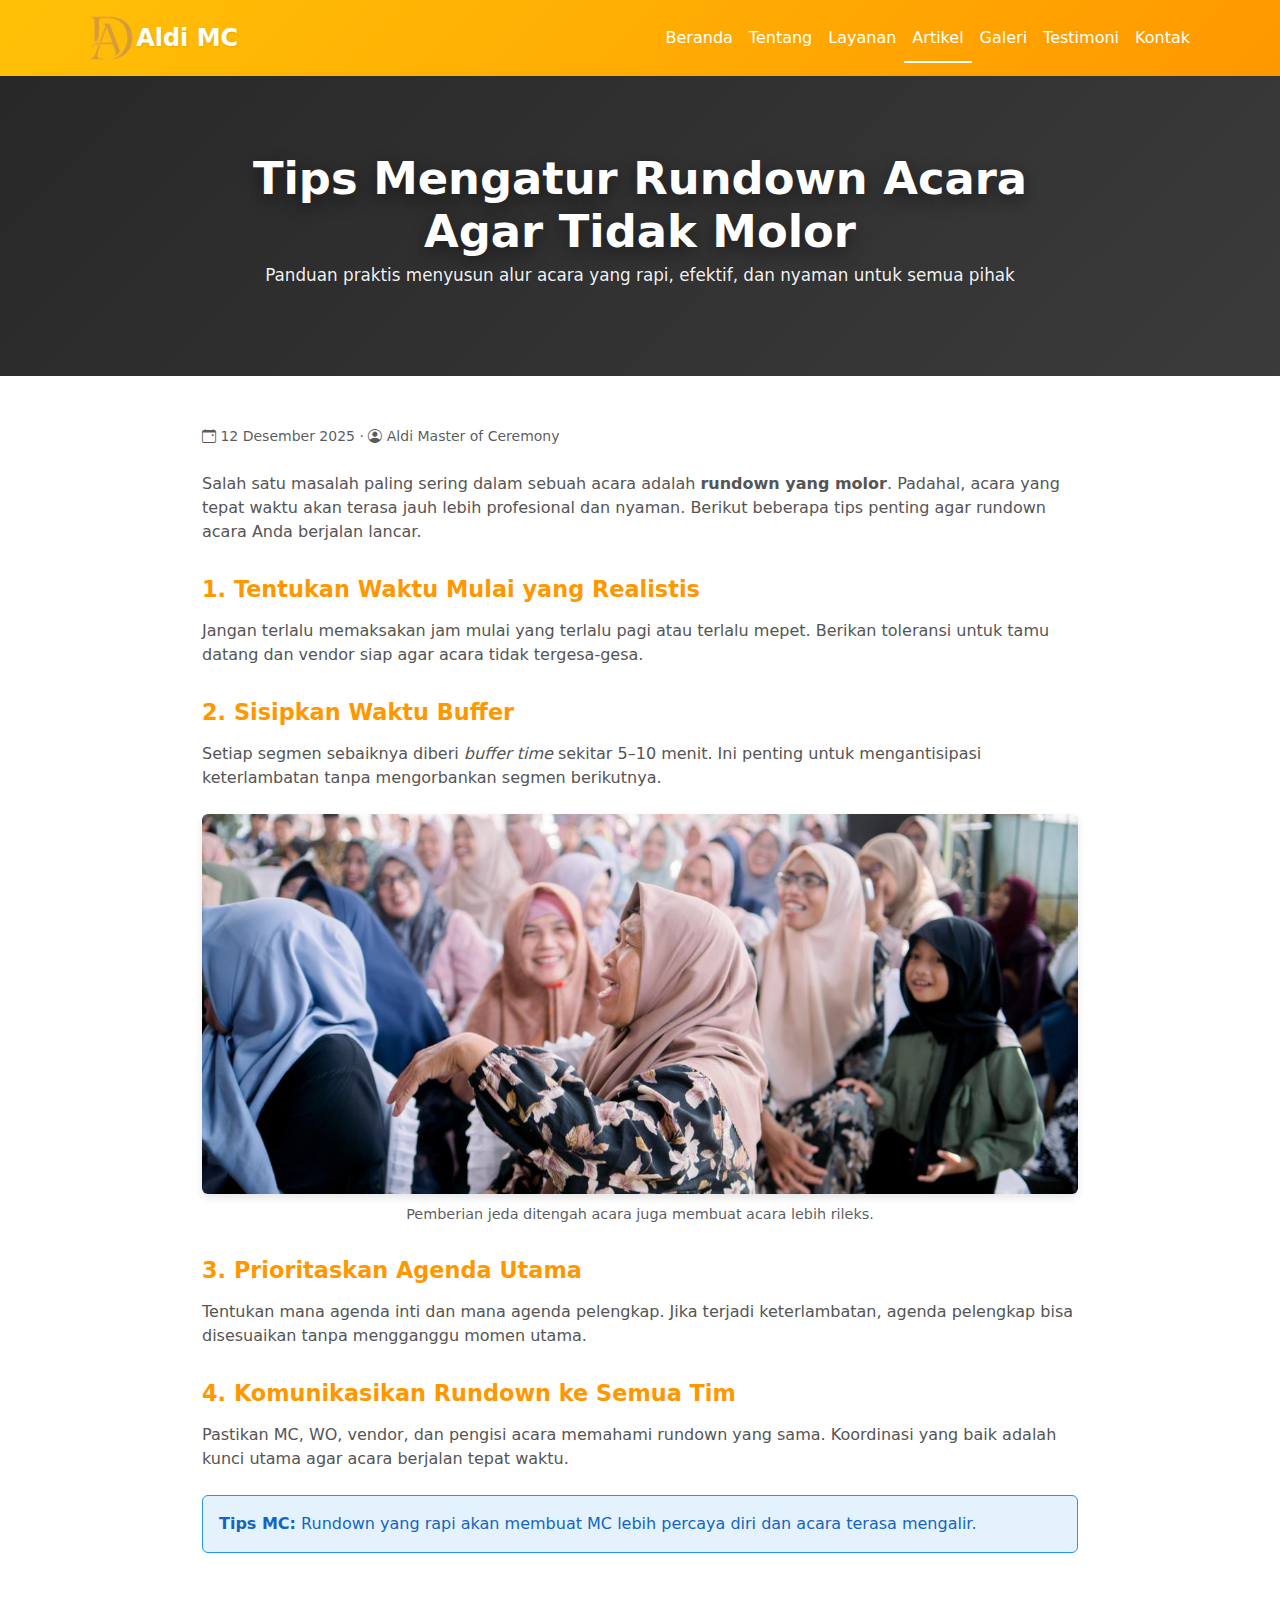
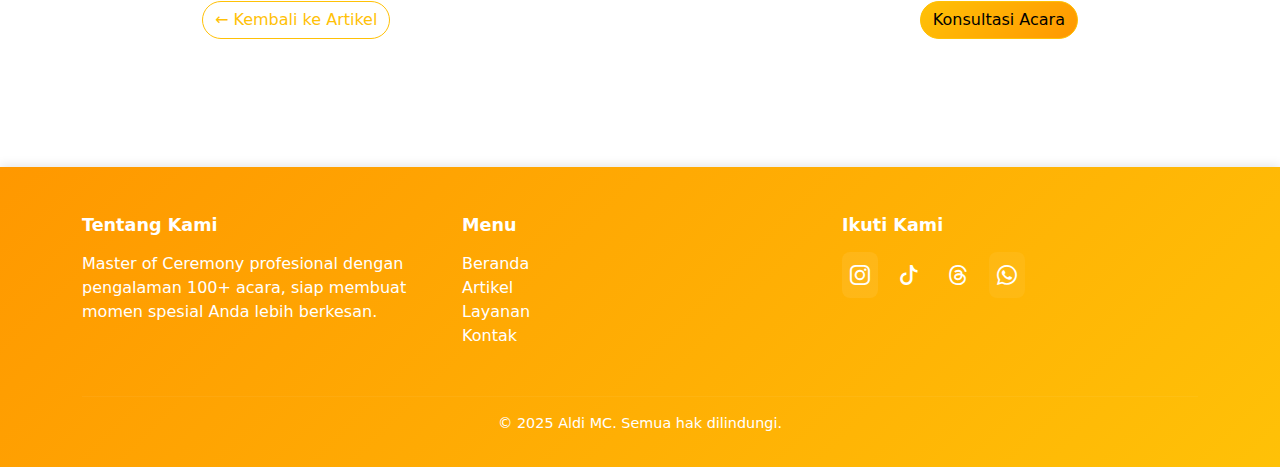
<file: artikel/tips-mengatur-rundown.html>
<!DOCTYPE html>
<html lang="id">
<head>
  <meta charset="UTF-8"/>
  <meta name="viewport" content="width=device-width, initial-scale=1.0"/>
  <title>Tips Mengatur Rundown Acara Agar Tidak Molor | Aldi MC</title>

  <link rel="stylesheet" href="../style.css"/>
  <link href="https://cdn.jsdelivr.net/npm/bootstrap@5.3.0/dist/css/bootstrap.min.css" rel="stylesheet">
  <link href="https://cdn.jsdelivr.net/npm/bootstrap-icons@1.11.3/font/bootstrap-icons.min.css" rel="stylesheet">
</head>
<body>

<!-- ===== HEADER ===== -->
<header>
    <nav class="navbar navbar-expand-lg navbar-dark navbar-gradient nav-utama">
        <div class="container wadah">
            <a class="navbar-brand logo d-flex align-items-center" href="../index.html">
                <img src="../images/logoaldimc.png" alt="Aldi MC Logo" style="height: 50px; margin-right: 10px;">
                Aldi MC
            </a>
            <button class="navbar-toggler" type="button" data-bs-toggle="collapse" data-bs-target="#navbarNav">
                <span class="navbar-toggler-icon"></span>
            </button>
            <div class="collapse navbar-collapse" id="navbarNav">
                <ul class="navbar-nav ms-auto">
                    <li class="nav-item"><a class="nav-link" href="../index.html">Beranda</a></li>
                    <li class="nav-item"><a class="nav-link" href="../tentang.html">Tentang</a></li>
                    <li class="nav-item"><a class="nav-link" href="../layanan.html">Layanan</a></li>
                    <li class="nav-item"><a class="nav-link active" href=../"artikel.html">Artikel</a></li>
                    <li class="nav-item"><a class="nav-link" href="../galeri.html">Galeri</a></li>
                    <li class="nav-item"><a class="nav-link" href="../testimoni.html">Testimoni</a></li>
                    <li class="nav-item"><a class="nav-link" href="../kontak.html">Kontak</a></li>
                </ul>
            </div>
        </div>
    </nav>
</header>

<main>

<!-- ===== HERO ARTIKEL ===== -->
<section class="parallax" style="height:300px;background:linear-gradient(135deg,#3E3E3E,#5B5B5B);">
  <div class="hero-overlay"></div>
  <div class="hero-content text-center p-4">
    <h1 class="hero-title">Tips Mengatur Rundown Acara Agar Tidak Molor</h1>
    <p class="hero-subtitle">
      Panduan praktis menyusun alur acara yang rapi, efektif, dan nyaman untuk semua pihak
    </p>
  </div>
</section>

<!-- ===== KONTEN ARTIKEL ===== -->
<section class="py-5">
  <div class="container" style="max-width:900px;">

    <div class="text-muted mb-4">
      <small>
        <i class="bi bi-calendar-event"></i> 12 Desember 2025 ·
        <i class="bi bi-person-circle"></i> Aldi Master of Ceremony
      </small>
    </div>

    <p>
      Salah satu masalah paling sering dalam sebuah acara adalah <strong>rundown yang molor</strong>.
      Padahal, acara yang tepat waktu akan terasa jauh lebih profesional dan nyaman.
      Berikut beberapa tips penting agar rundown acara Anda berjalan lancar.
    </p>

    <h3>1. Tentukan Waktu Mulai yang Realistis</h3>
    <p>
      Jangan terlalu memaksakan jam mulai yang terlalu pagi atau terlalu mepet.
      Berikan toleransi untuk tamu datang dan vendor siap agar acara tidak tergesa-gesa.
    </p>

    <h3>2. Sisipkan Waktu Buffer</h3>
    <p>
      Setiap segmen sebaiknya diberi <em>buffer time</em> sekitar 5–10 menit.
      Ini penting untuk mengantisipasi keterlambatan tanpa mengorbankan segmen berikutnya.
    </p>

    <figure class="my-4">
        <img src="../images/lamaran3.jpeg" 
             alt="Perencanaan acara profesional"
             class="img-fluid rounded"
             style="max-height:380px; width:100%; object-fit:cover;">
        <figcaption class="text-center text-muted mt-2" style="font-size:0.9rem;">
            Pemberian jeda ditengah acara juga membuat acara lebih rileks.
        </figcaption>
    </figure>

    <h3>3. Prioritaskan Agenda Utama</h3>
    <p>
      Tentukan mana agenda inti dan mana agenda pelengkap.
      Jika terjadi keterlambatan, agenda pelengkap bisa disesuaikan tanpa mengganggu momen utama.
    </p>

    <h3>4. Komunikasikan Rundown ke Semua Tim</h3>
    <p>
      Pastikan MC, WO, vendor, dan pengisi acara memahami rundown yang sama.
      Koordinasi yang baik adalah kunci utama agar acara berjalan tepat waktu.
    </p>

    <div class="alert alert-info mt-4">
      <strong>Tips MC:</strong> Rundown yang rapi akan membuat MC lebih percaya diri dan acara terasa mengalir.
    </div>

    <div class="d-flex justify-content-between mt-5">
        <a href="../artikel.html" class="btn btn-outline-warning rounded-pill">
            ← Kembali ke Artikel
        </a>
        <a href="../kontak.html" class="btn btn-warning rounded-pill">
            Konsultasi Acara
        </a>
    </div>

  </div>
</section>

</main>

<!-- ===== FOOTER ===== -->
    <footer class="mt-5">
        <div class="container">
            <div class="row">
                <div class="col-md-4 mb-3">
                    <h5>Tentang Kami</h5>
                    <p>Master of Ceremony profesional dengan pengalaman 100+ acara, siap membuat momen spesial Anda lebih berkesan.</p>
                </div>
                <div class="col-md-4 mb-3">
                    <h5>Menu</h5>
                    <ul class="list-unstyled">
                        <li><a href="index.html" class="text-decoration-none">Beranda</a></li>
                        <li><a href="artikel.html" class="text-decoration-none">Artikel</a></li>
                        <li><a href="layanan.html" class="text-decoration-none">Layanan</a></li>
                        <li><a href="kontak.html" class="text-decoration-none">Kontak</a></li>
                    </ul>
                </div>
                <div class="col-md-4 mb-3">
                    <h5>Ikuti Kami</h5>
                        <ul class="list-inline social-icons">
                        <li class="list-inline-item"><a href="https://www.instagram.com/aldiii.mc" target="_blank" rel="noopener noreferrer" aria-label="Instagram Aldi MC"><i class="bi bi-instagram"></i></a></li>
                        <li class="list-inline-item"><a href="https://www.tiktok.com/@aldiieaja?_r=1&_t=ZS-92LVKngoOY5" target="_blank" rel="noopener noreferrer" aria-label="Tiktok Aldi MC"><i class="bi bi-tiktok"></i></a></li>
                        <li class="list-inline-item"><a href="https://www.threads.com/@aldiii.mc?igshid=NTc4MTIwNjQ2YQ==" target="_blank" rel="noopener noreferrer" aria-label="Thread Aldi MC"><i class="bi bi-threads"></i></a></li>
                        <li class="list-inline-item"><a href="https://wa.me/081933782537" target="_blank" rel="noopener noreferrer" aria-label="WhatsApp Aldi MC"><i class="bi bi-whatsapp"></i></a></li>
                    </ul>
                </div>
            </div>
            <hr>
            <div class="text-center">
                <p>&copy; 2025 Aldi MC. Semua hak dilindungi.</p>
            </div>
        </div>
    </footer>

<script src="https://cdn.jsdelivr.net/npm/bootstrap@5.3.0/dist/js/bootstrap.bundle.min.js"></script>
</body>
</html>
</file>
<file: style.css>
* {
  margin: 0;
  padding: 0;
  box-sizing: border-box;
}

body {
  font-family: 'Segoe UI', -apple-system, BlinkMacSystemFont, sans-serif;
  background-color: #fafaf8;
  color: #333;
  line-height: 1.6;
}

main {
  max-width: 100%;
  padding-top: 0;
  padding-bottom: 2rem;
}

main h1 {
  font-size: 2.5rem;
  color: #fff;
  font-weight: 700;
  margin-bottom: 1rem;
}

main h2 {
  font-size: 2rem;
  color: #1a1a1a;
  font-weight: 700;
  margin: 2rem 0 1rem 0;
  text-align: center;
}

main h3 {
  font-size: 1.4rem;
  color: #ff9800;
  font-weight: 600;
  margin-top: 2rem;
  margin-bottom: 1rem;
}

main p {
  color: #555;
  margin-bottom: 1rem;
  font-size: 1rem;
}

.navbar-gradient {
  background: linear-gradient(135deg, #ffc107 0%, #ff9800 100%);
  box-shadow: 0 2px 10px rgba(0, 0, 0, 0.1);
  border-bottom: none;
}

.navbar-gradient .navbar-brand {
  font-weight: 700;
  font-size: 1.5rem;
  color: #fff !important;
  text-shadow: 1px 1px 2px rgba(0, 0, 0, 0.1);
}

.navbar-gradient .nav-link {
  color: #fff !important;
  font-weight: 500;
  transition: all 0.3s ease;
  position: relative;
}

.navbar-gradient .nav-link:hover {
  color: #fff !important;
}

.navbar-gradient .nav-link::after {
  content: '';
  position: absolute;
  bottom: -5px;
  left: 0;
  width: 0;
  height: 2px;
  background: #fff;
  transition: width 0.3s ease;
}

.navbar-gradient .nav-link:hover::after {
  width: 100%;
}

.navbar-gradient .nav-link.active::after {
  width: 100%;
}

.navbar-brand img {
    height: 50px !important;
    width: auto !important;
    max-width: none !important;
    margin: 0 !important;
    border-radius: 0;
    box-shadow: none;
}

 

.logo img {
  width: 100px; 
  height: auto;
  display: block;
}



table {
  width: 100%;
  border-collapse: collapse;
  margin-top: 2rem;
  box-shadow: 0 2px 8px rgba(0, 0, 0, 0.1);
  border-radius: 8px;
  overflow: hidden;
}

th, td {
  padding: 1rem;
  text-align: left;
  border: 1px solid #e0e0e0;
}

th {
  background: linear-gradient(135deg, #ff9800 0%, #ffc107 100%);
  color: #fff;
  font-weight: 600;
  text-transform: uppercase;
  font-size: 0.9rem;
}

tr:nth-child(even) {
  background-color: #f9f9f9;
}

tr:hover {
  background-color: #fff3e0;
}

footer {
  background: linear-gradient(135deg, #ff9800 0%, #ffc107 100%);
  color: #fff;
  padding: 3rem 0 1.5rem;
  margin-top: 4rem;
  box-shadow: 0 -2px 10px rgba(0, 0, 0, 0.1);
}

footer h5 {
  color: #fff;
  font-weight: 600;
  margin-bottom: 1rem;
  font-size: 1.1rem;
}

footer p {
  color: #fff;
  margin-bottom: 0.5rem;
}

footer .list-unstyled a,
footer .list-inline-item a {
  color: #fff !important;
  text-decoration: none;
  transition: 0.3s ease;
}

footer .list-unstyled a:hover,
footer .list-inline-item a:hover {
  opacity: 0.8;
  text-decoration: underline;
}

footer hr {
  border-color: rgba(255, 255, 255, 0.2);
}

footer .text-center p {
  font-size: 0.9rem;
}


form {
  max-width: 600px;
  margin: 2rem auto;
  background-color: #fff;
  padding: 2rem;
  border-radius: 12px;
  box-shadow: 0 4px 15px rgba(0, 0, 0, 0.1);
}

form label {
  display: block;
  margin-bottom: 0.5rem;
  font-weight: 600;
  color: #1a1a1a;
  font-size: 0.95rem;
}

form input[type="text"],
form input[type="email"],
form input[type="date"],
form input[type="number"],
form textarea,
form select {
  width: 100%;
  padding: 0.75rem;
  border: 2px solid #e0e0e0;
  border-radius: 8px;
  margin-bottom: 1rem;
  font-size: 1rem;
  font-family: inherit;
  transition: all 0.3s ease;
}

form input[type="text"]:focus,
form input[type="email"]:focus,
form input[type="date"]:focus,
form input[type="number"]:focus,
form textarea:focus,
form select:focus {
  outline: none;
  border-color: #ff9800;
  box-shadow: 0 0 0 3px rgba(255, 152, 0, 0.1);
}

form input[type="checkbox"] {
  margin-right: 0.5rem;
  width: 18px;
  height: 18px;
  cursor: pointer;
}

form button[type="submit"],
form button[type="reset"] {
  background: linear-gradient(135deg, #ff9800 0%, #ffc107 100%);
  color: #fff;
  border: none;
  padding: 0.75rem 2rem;
  margin-right: 0.5rem;
  font-size: 1rem;
  font-weight: 600;
  border-radius: 8px;
  cursor: pointer;
  transition: all 0.3s ease;
}

form button[type="submit"]:hover {
  transform: translateY(-2px);
  box-shadow: 0 4px 12px rgba(255, 152, 0, 0.4);
}

form button[type="reset"] {
  background: #ccc;
  color: #333;
}

form button[type="reset"]:hover {
  background: #bbb;
}

#errorMsg {
  margin-top: 1rem;
  padding: 1rem;
  border-radius: 8px;
  font-weight: 600;
  text-align: center;
}

img {
    max-width: 100%;
    height: auto;
    display: block;
    margin: 10px auto;
    border-radius: 10px;
    box-shadow: 0 4px 8px rgba(0,0,0,0.1);
}

.estimasi {
  margin-top: 3rem;
  padding: 2rem;
  background: #fff;
  border-radius: 12px;
  box-shadow: 0 4px 15px rgba(0, 0, 0, 0.1);
}

.estimasi h2 {
  margin-bottom: 1rem;
}

.estimasi p {
  color: #555;
  margin-bottom: 1.5rem;
}

#formEstimasi {
  display: flex;
  flex-direction: column;
  gap: 1rem;
  max-width: 400px;
}

#hasil {
  margin-top: 1.5rem;
  padding: 1rem;
  background: #fff3e0;
  border-left: 4px solid #ff9800;
  border-radius: 8px;
  color: #ff9800;
  font-weight: 600;
  font-size: 1.2rem;
}

 

/* New gallery grid for galeri.html */
.gallery-grid {
  display: grid;
  grid-template-columns: repeat(auto-fit, minmax(220px, 1fr));
  gap: 1rem;
  align-items: stretch;
}

.gallery-item {
  background: #fff;
  border-radius: 12px;
  overflow: hidden;
  box-shadow: 0 8px 20px rgba(0,0,0,0.06);
  display: flex;
  flex-direction: column;
  will-change: transform, opacity;
}

/* hide gallery items only when JS is enabled; this prevents items from being invisible if JS throws */
.js .gallery-item {
  opacity: 0;
  transform: translateY(10px);
}

.gallery-thumb {
  width: 100%;
  aspect-ratio: 1 / 1;
  overflow: hidden;
  display: flex;
  align-items: center;
  justify-content: center;
  background: #f6f6f6;
}

.gallery-thumb img {
  width: 100%;
  height: 100%;
  object-fit: contain;
  object-position: center;
  display: block;
  transition: transform 0.45s ease, filter 0.45s ease;
}

.gallery-item:hover .gallery-thumb img {
  transform: scale(1.03);
}

.gallery-caption {
  padding: 0.75rem 1rem;
  font-size: 0.95rem;
  color: #333;
  background: linear-gradient(180deg, rgba(255,255,255,0.98), rgba(255,255,255,0.98));
  text-align: center;
}

@media (max-width: 768px) {
  .gallery-thumb {
    aspect-ratio: 1 / 1;
  }
  .gallery-grid {
    grid-template-columns: repeat(auto-fit, minmax(160px, 1fr));
  }
}

@keyframes fadeInUp {
  from { opacity: 0; transform: translateY(10px); }
  to { opacity: 1; transform: none; }
}

.gallery-item.in-view { animation: fadeInUp .55s ease both; }
.gallery-item.in-view:nth-child(4n+1) { animation-delay: 0ms; }
.gallery-item.in-view:nth-child(4n+2) { animation-delay: 90ms; }
.gallery-item.in-view:nth-child(4n+3) { animation-delay: 180ms; }
.gallery-item.in-view:nth-child(4n+4) { animation-delay: 270ms; }

.card {
  background-color: #fff;
  border: none;
  border-radius: 12px;
  box-shadow: 0 4px 12px rgba(0, 0, 0, 0.1);
  overflow: hidden;
  transition: all 0.3s ease;
  text-align: center;
}

.form-hint {
  font-size: 0.9rem;
  margin-top: 6px;
}

.form-hint.hint-error {
  color: #d9534f;
}
.form-hint.hint-success {
  color: #2e8b57;
}

.contact-card {
  border-left: 4px solid #ff9800;
  border-radius: 10px;
  box-shadow: 0 6px 18px rgba(0,0,0,0.06);
}
.contact-card .card-body h5 {
  margin-bottom: 0.5rem;
  color: #1a1a1a;
}
.contact-card .card-text a {
  color: #1a1a1a;
  text-decoration: none;
  font-weight: 600;
}
.contact-card .card-text a:hover { text-decoration: underline; }

.card:hover {
  transform: translateY(-5px);
  box-shadow: 0 8px 20px rgba(0, 0, 0, 0.15);
}

/* Elegant contact-section styles (cards under form) */
.contact-section .card.contact-card.elegant {
  border: none;
  padding: 1rem;
  transition: transform 0.28s ease, box-shadow 0.28s ease;
}
.contact-section .card.contact-card.elegant .contact-icon {
  font-size: 28px;
  width: 68px;
  height: 68px;
  line-height: 68px;
  margin: 0 auto;
  border-radius: 50%;
  background: linear-gradient(135deg,#fff 0%, #fff 100%);
  color: #ff9800;
  display: flex;
  align-items: center;
  justify-content: center;
  box-shadow: 0 6px 18px rgba(34,34,34,0.04);
}
.contact-section .card.contact-card.elegant h5 {
  margin-top: 0.75rem;
  margin-bottom: 0.25rem;
}
.contact-section .card.contact-card.elegant a {
  color: #532a10;
}
.contact-section .card.contact-card.elegant:hover {
  transform: translateY(-6px);
  box-shadow: 0 14px 36px rgba(34,34,34,0.08);
}

.card img {
  width: 100%;
  height: 250px;
  object-fit: cover;
}

.card-body {
  padding: 1.5rem;
}

.card-title {
  color: #1a1a1a;
  font-weight: 600;
  font-size: 1.1rem;
  margin-top: 0.5rem;
}

.card-text {
  color: #555;
  font-size: 0.95rem;
}

.card:hover {
  transform: translateY(-3px);
}

.testimonial-card {
  background-color: #fff;
  border-left: 4px solid #ff9800;
  padding: 1.5rem;
  border-radius: 8px;
  margin: 1rem 0;
  box-shadow: 0 2px 8px rgba(0, 0, 0, 0.1);
}

.testimonial-card strong {
  color: #ff9800;
}

.testimonial-card p {
  color: #555;
  font-style: italic;
}

/* New testimonial styles */
.testimonials-grid {
  display: grid;
  grid-template-columns: repeat(auto-fit, minmax(240px, 1fr));
  gap: 1rem;
  margin-top: 1.5rem;
}

.testimonial-card-custom {
  background: #fff;
  border-radius: 12px;
  padding: 1.25rem;
  box-shadow: 0 8px 18px rgba(0,0,0,0.06);
  display: flex;
  flex-direction: column;
  justify-content: space-between;
  min-height: 160px;
}

.testimonial-message {
  color: #333;
  font-style: italic;
  margin-bottom: 0.75rem;
}

.testimonial-meta {
  display: flex;
  align-items: center;
  justify-content: space-between;
  gap: 0.5rem;
}

.testimonial-author {
  font-weight: 700;
  color: #1a1a1a;
}

.testimonial-event {
  color: #777;
  font-size: 0.9rem;
}

.testimonial-stars {
  display: inline-flex;
  gap: 0.125rem;
}

.testimonial-stars .star {
  font-size: 1rem;
  color: #e6e6e6;
}

.testimonial-stars .star.filled {
  color: #ffd166;
}

@media (max-width: 480px) {
  .testimonial-card-custom { padding: 1rem; }
  .testimonial-stars .star { font-size: 0.95rem; }
}

/* Paralax Section */
.parallax {
  position: relative;
  height: 500px;
  background-size: cover;
  background-position: center;
  background-attachment: fixed;
  display: flex;
  align-items: center;
  justify-content: center;
  overflow: hidden;
}

.parallax .position-relative {
  z-index: 10;
}

/* Hero specific styles */
.hero-overlay {
  position: absolute;
  inset: 0;
  background: rgba(0, 0, 0, 0.35);
  z-index: 6;
}

.hero-content {
  position: relative;
  z-index: 10;
  max-width: 920px;
  width: 100%;
  color: #fff;
}

.hero-intro {
  display: block;
  font-size: 0.9rem;
  opacity: 0.95;
  letter-spacing: 1px;
}

.hero-title {
  font-size: 2.8rem;
  color: #fff;
  text-shadow: 0 6px 18px rgba(0, 0, 0, 0.45);
  margin: 0.25rem 0;
}

.hero-subtitle {
  color: rgba(255, 255, 255, 0.95);
  font-size: 1.05rem;
  max-width: 760px;
  margin: 0 auto 1rem auto;
}

/* Slight hover effect on desktop */
.parallax:hover .hero-overlay {
  background: rgba(0, 0, 0, 0.32);
}

@media (max-width: 768px) {
  .hero-title {
    font-size: 1.9rem;
  }

  .parallax {
    height: 380px;
    background-attachment: scroll;
  }

  .hero-subtitle {
    font-size: 0.98rem;
  }
}

/* Container Styling */
.container {
  max-width: 1200px;
  margin: 0 auto;
  padding: 0 1rem;
}

/* Buttons */
.btn-warning {
  background: linear-gradient(135deg, #ffc107 0%, #ff9800 100%);
  border: none;
  color: #fff;
  font-weight: 600;
  transition: all 0.3s ease;
}

.btn-warning:hover {
  transform: translateY(-2px);
  box-shadow: 0 4px 12px rgba(255, 152, 0, 0.4);
  color: #fff;
}

.btn-outline-warning {
  color: #fff;
  border: 2px solid #fff;
}

.btn-outline-warning:hover {
  background: rgba(255, 255, 255, 0.2);
  border-color: #fff;
  color: #fff;
}

/* Footer social icons */
.social-icons .bi {
  font-size: 1.25rem;
  color: #fff;
  display: inline-block;
  padding: 8px;
  border-radius: 8px;
  transition: transform 0.18s ease, box-shadow 0.18s ease, background 0.18s ease;
}
.social-icons .bi:hover {
  transform: translateY(-3px);
  box-shadow: 0 8px 20px rgba(0,0,0,0.12);
}
.social-icons a { text-decoration: none; }
.social-icons .bi-instagram { background: rgba(255,255,255,0.08); }
.social-icons .bi-facebook { background: rgba(255,255,255,0.06); }
.social-icons .bi-whatsapp { background: rgba(255,255,255,0.06); }

/* Feature Badge */
.feature-badge {
  display: inline-flex;
  align-items: center;
  justify-content: center;
  width: 64px;
  height: 64px;
  background: linear-gradient(135deg, #ff9800 0%, #ffc107 100%);
  color: #ffffff;
  font-weight: 700;
  border-radius: 50%;
  margin-bottom: 1rem;
  box-shadow: 0 8px 24px rgba(34, 34, 34, 0.06);
}

.feature-badge svg {
  width: 32px;
  height: 32px;
}

/* Service Number */
.service-number {
  font-size: 3rem;
  font-weight: 700;
  color: #ff9800;
  margin-bottom: 1rem;
  letter-spacing: 2px;
}

.service-number:hover {
  color: #ffc107;
}

/* Alert styling */
.alert-info {
  background-color: #e3f2fd !important;
  border-color: #2196f3 !important;
  color: #1565c0 !important;
  border-radius: 8px;
}

.input-group .btn-warning {
  border-radius: 0 8px 8px 0;
}

/* Responsive */
@media (max-width: 768px) {
  main h1 {
    font-size: 2rem;
  }

  main h2 {
    font-size: 1.5rem;
  }

  .parallax {
    height: 350px;
    background-attachment: scroll;
  }

  .container {
    padding: 0 1.5rem;
  }

  form {
    padding: 1.5rem;
  }

  table {
    font-size: 0.9rem;
  }

  th, td {
    padding: 0.75rem;
  }

  .card {
    margin: 0 auto;
  }
}
</file>
